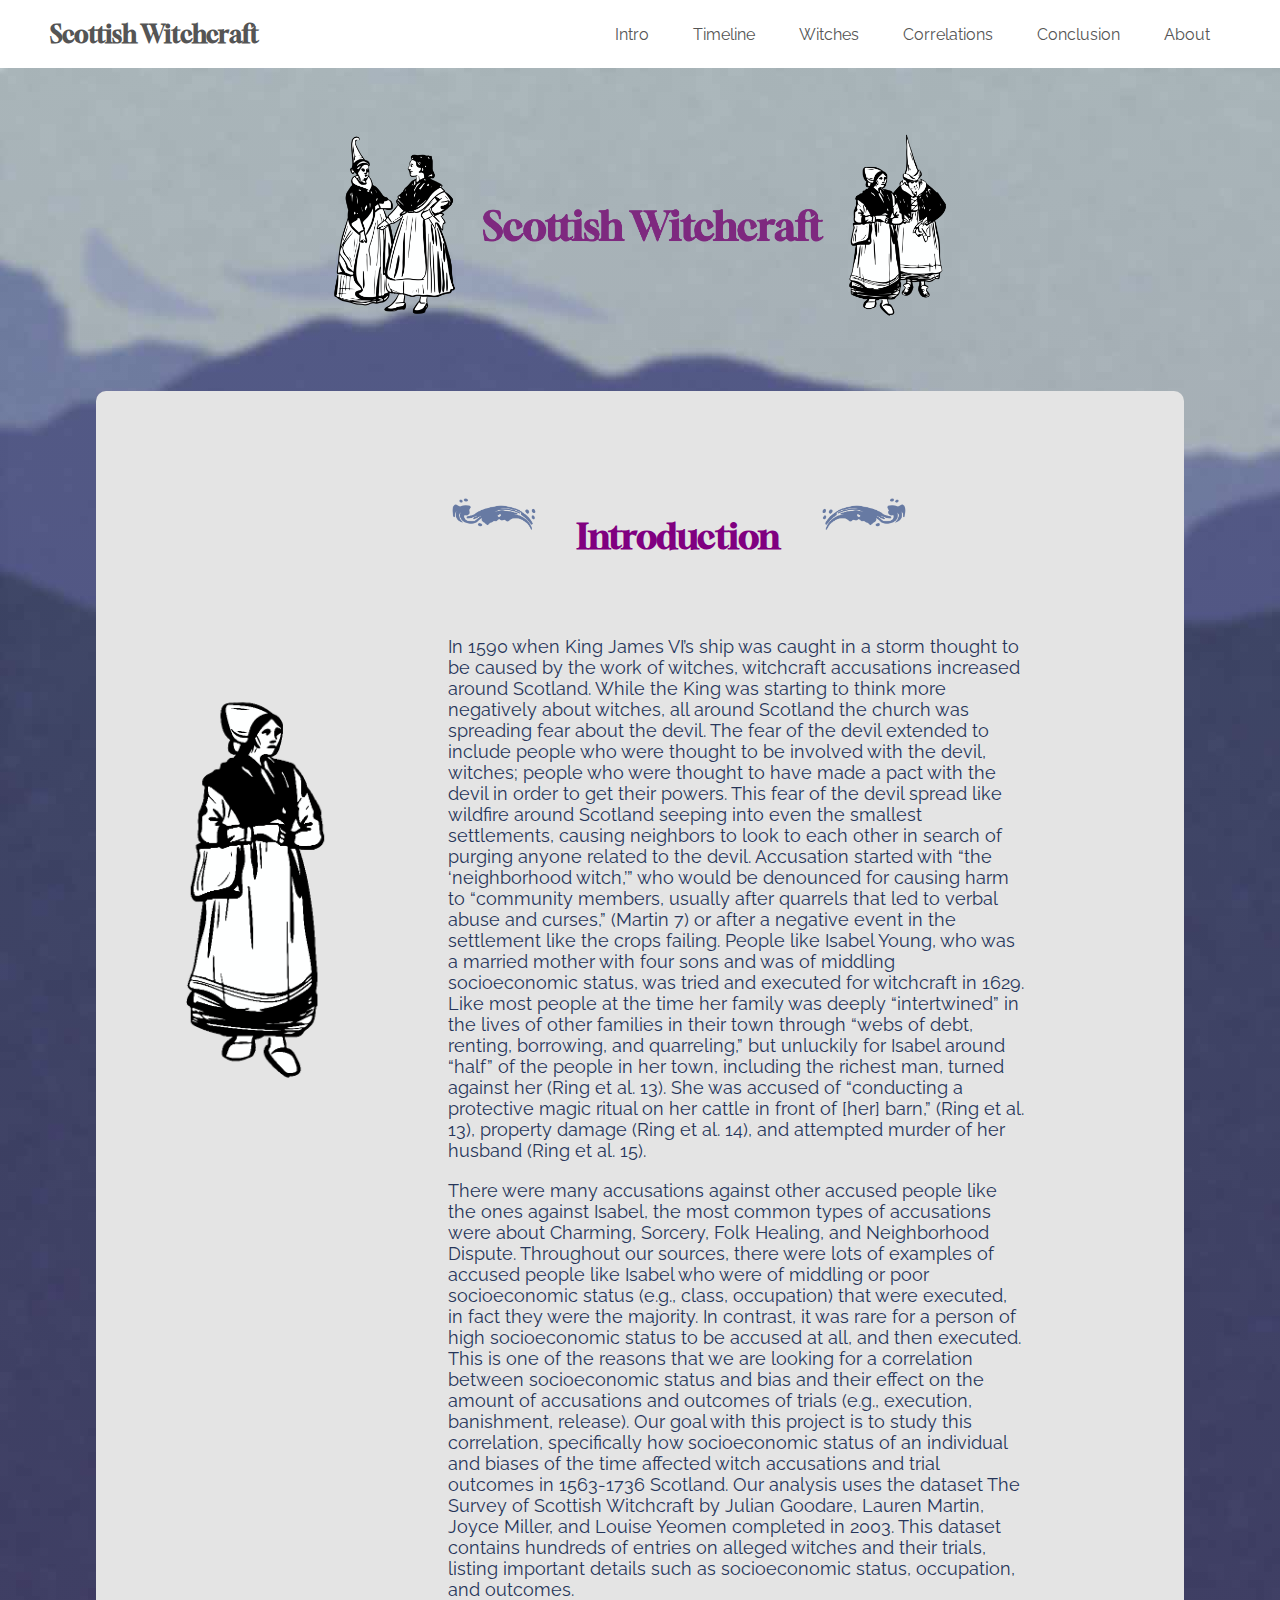
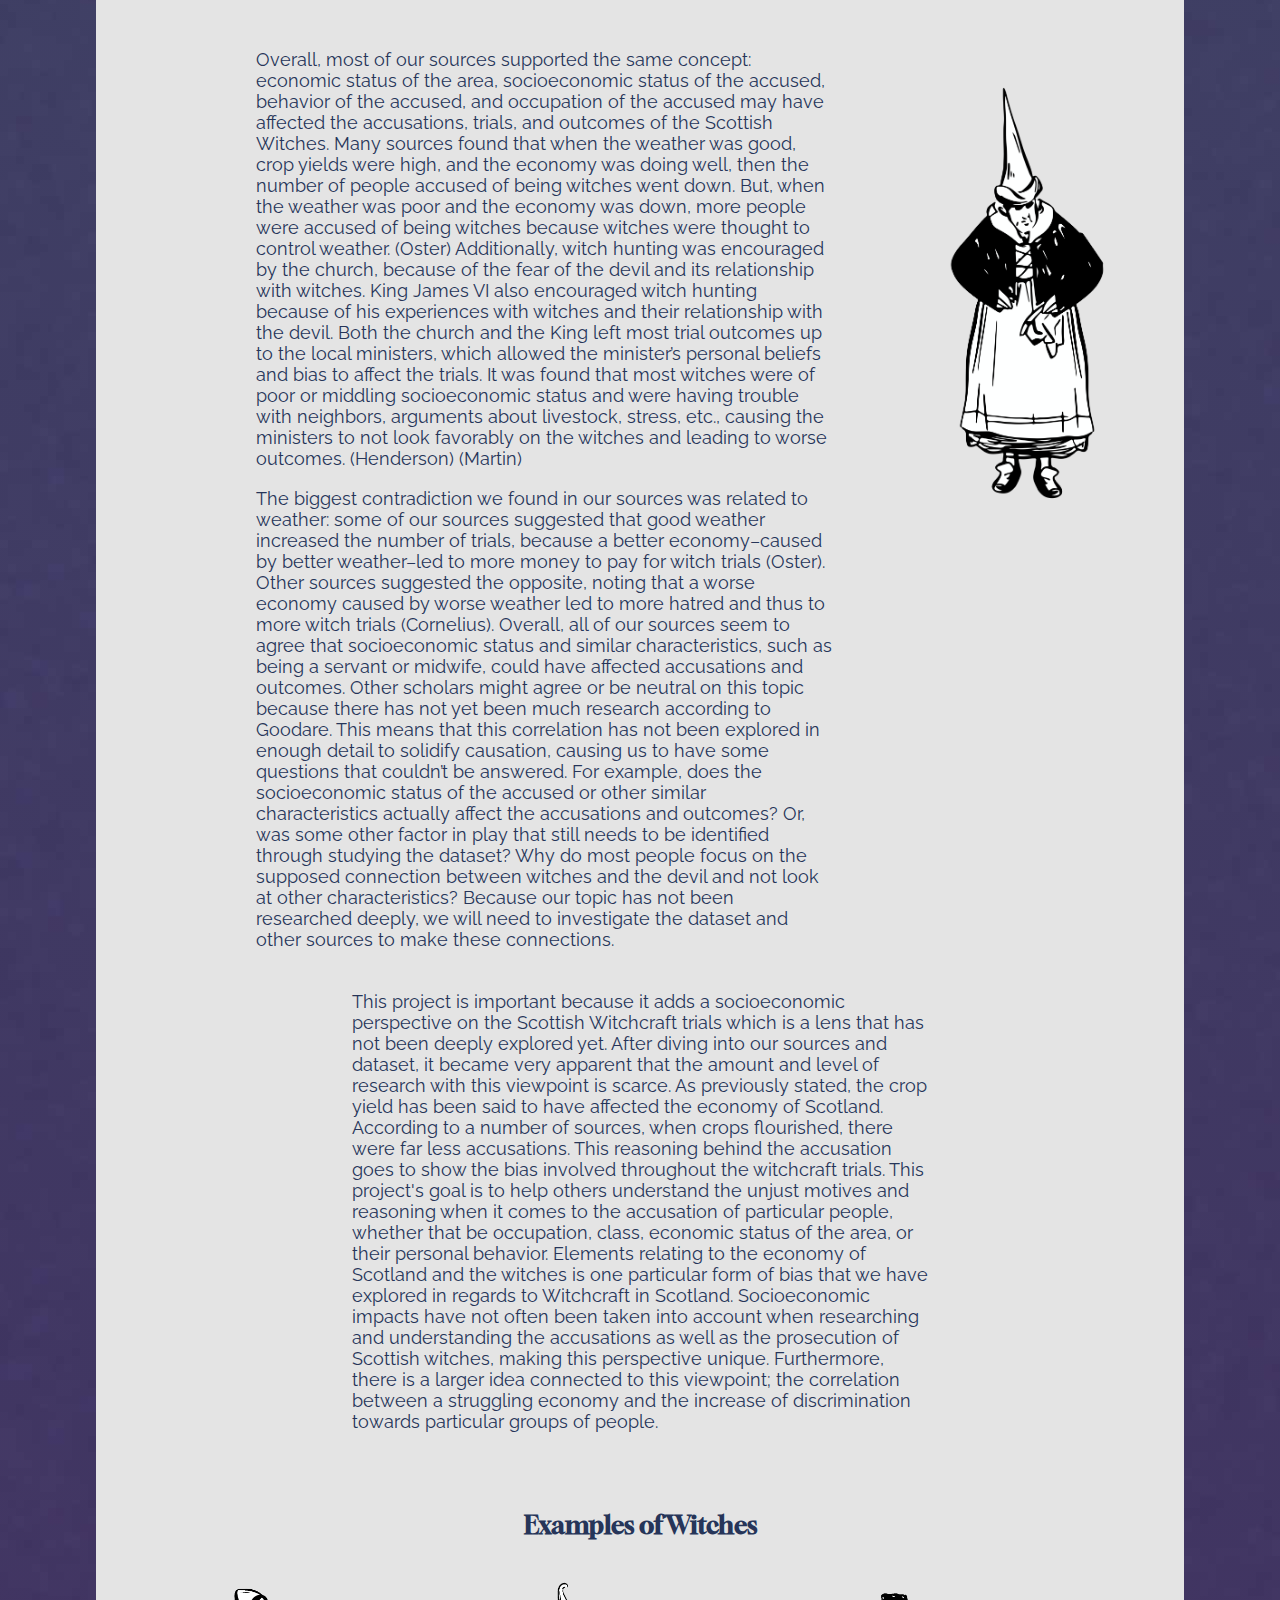
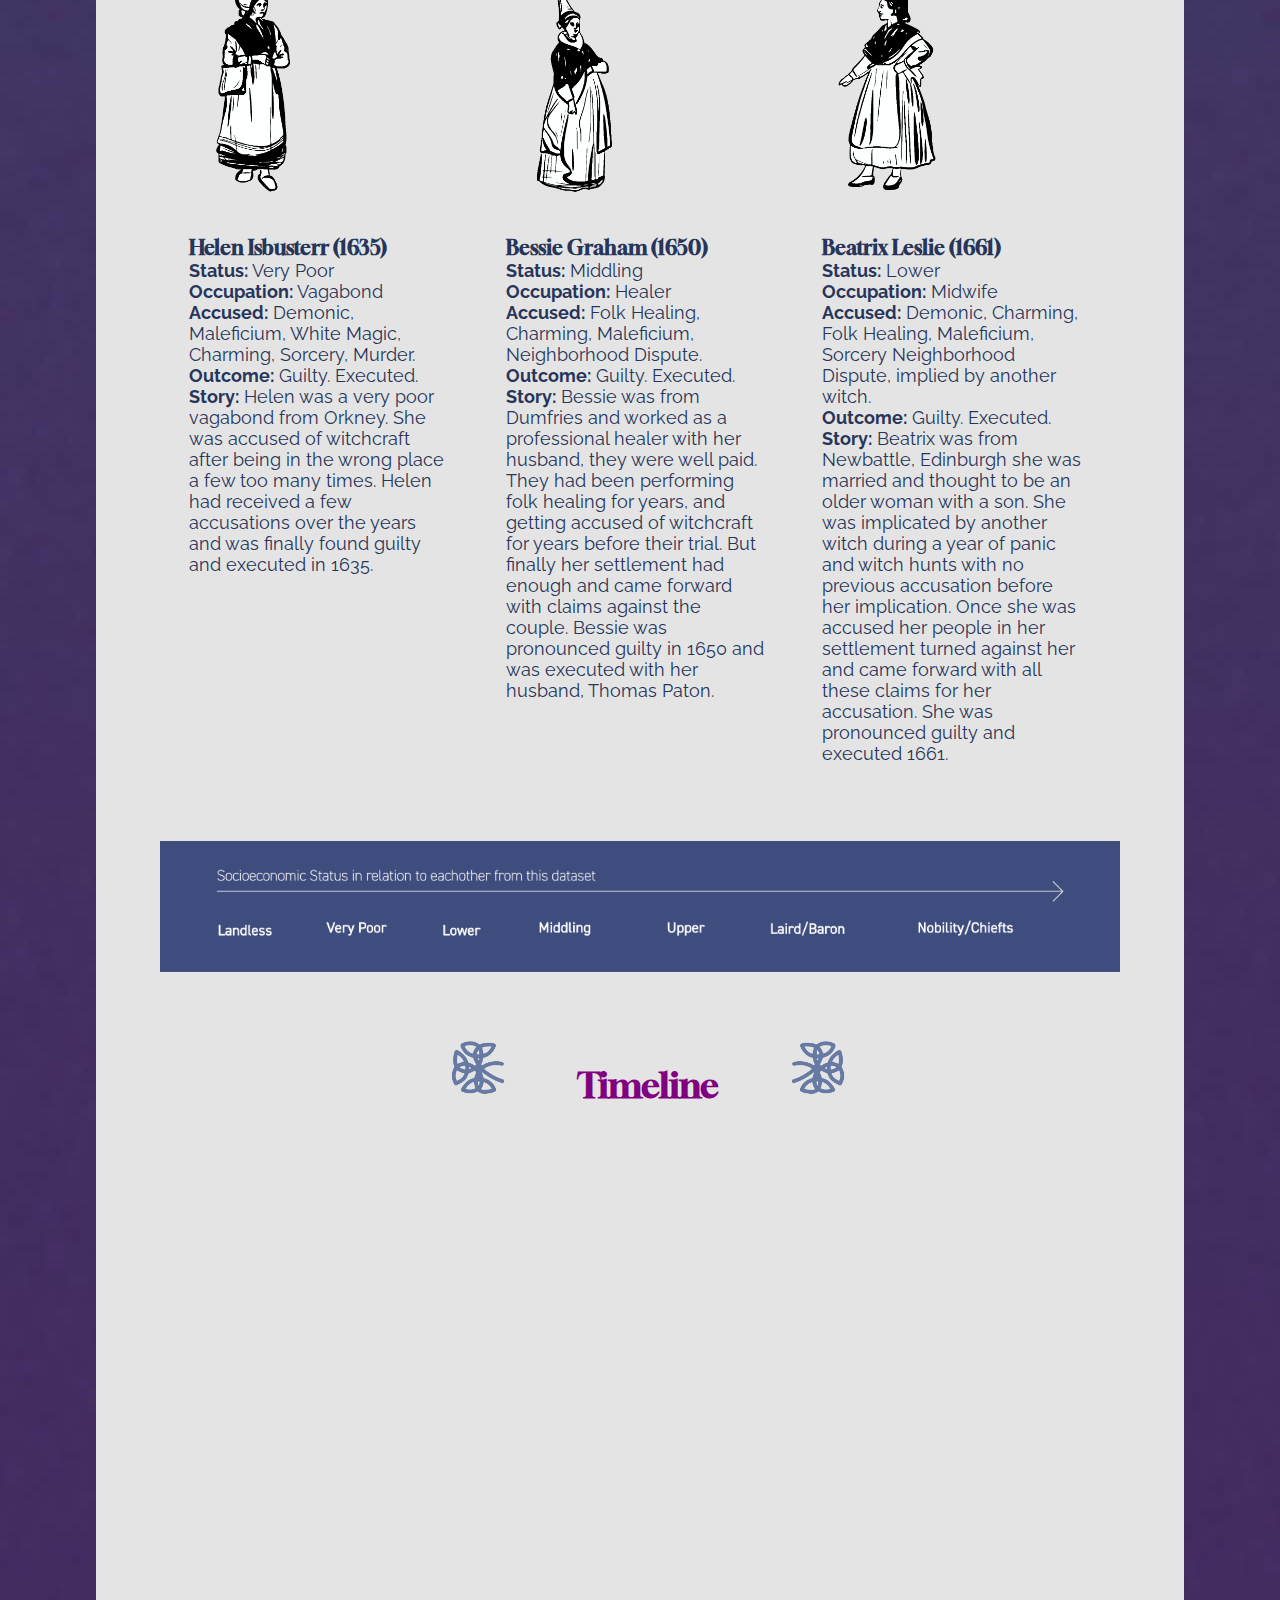
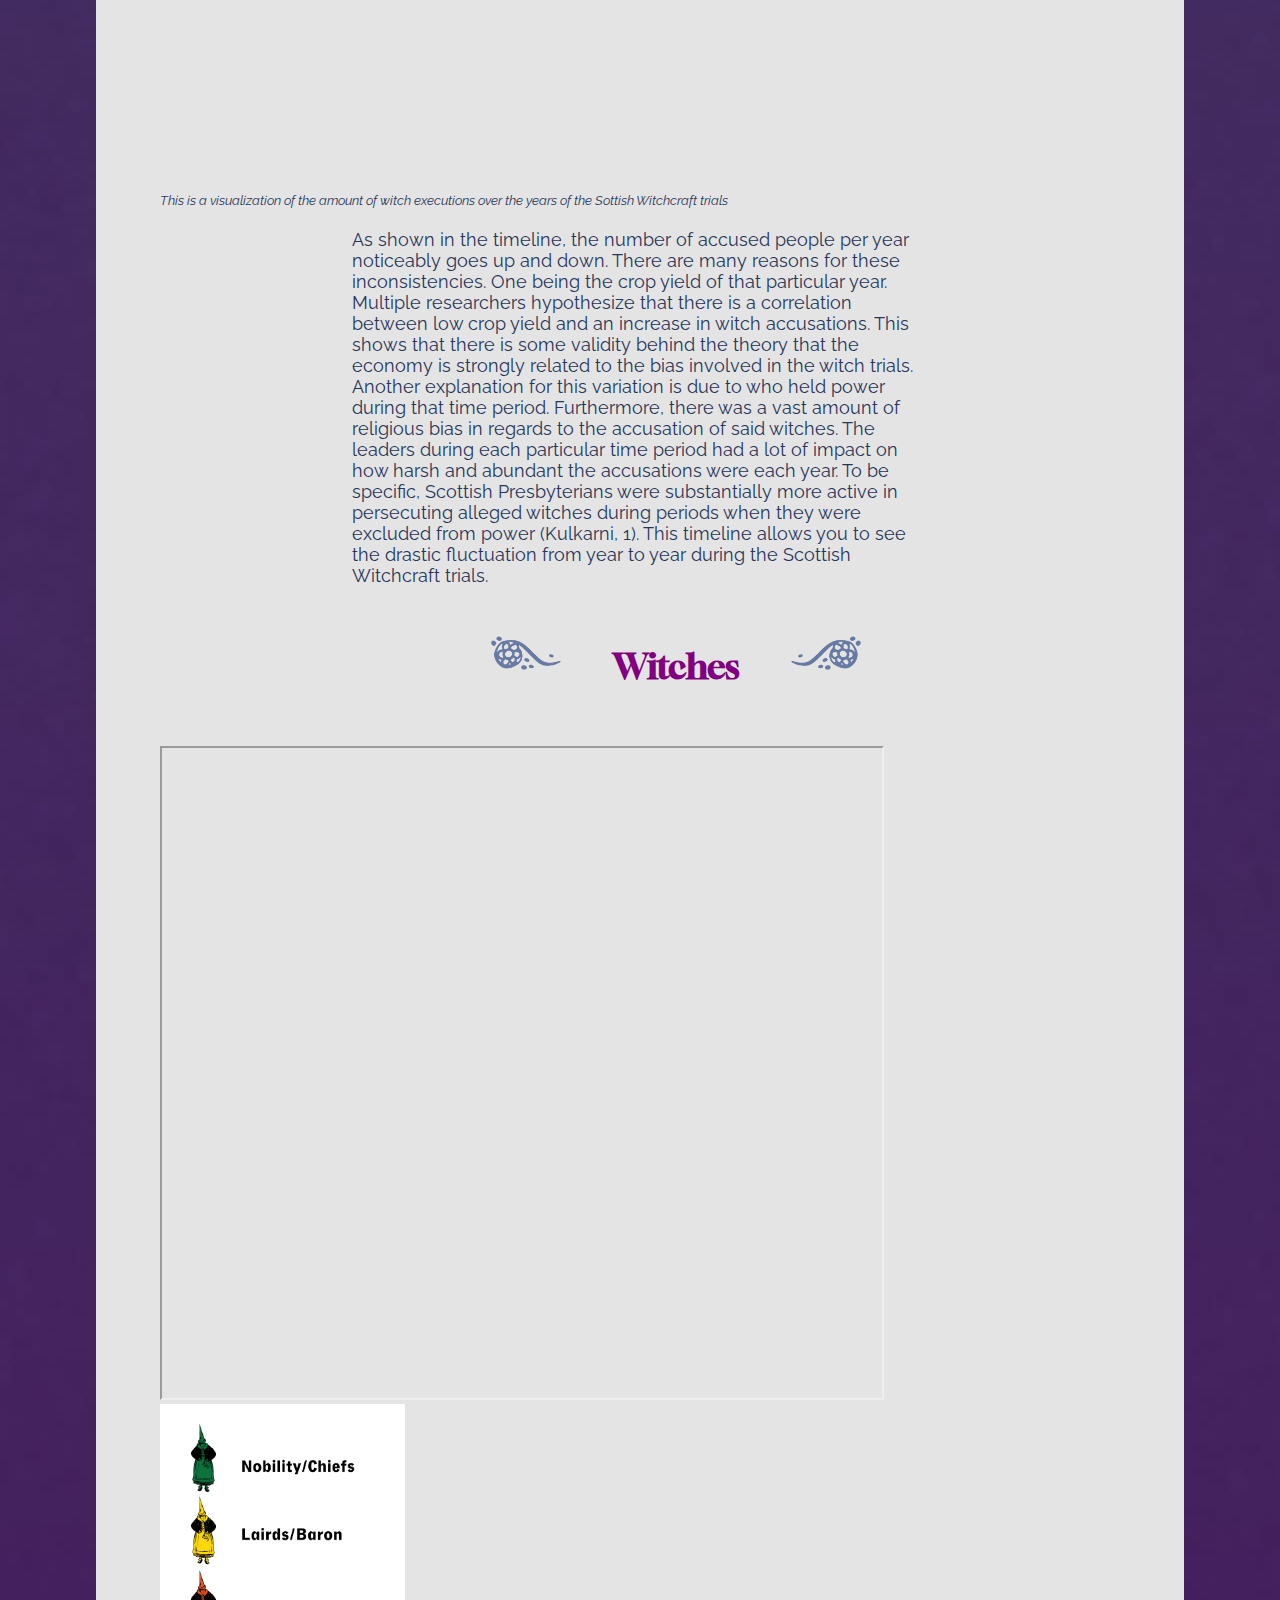
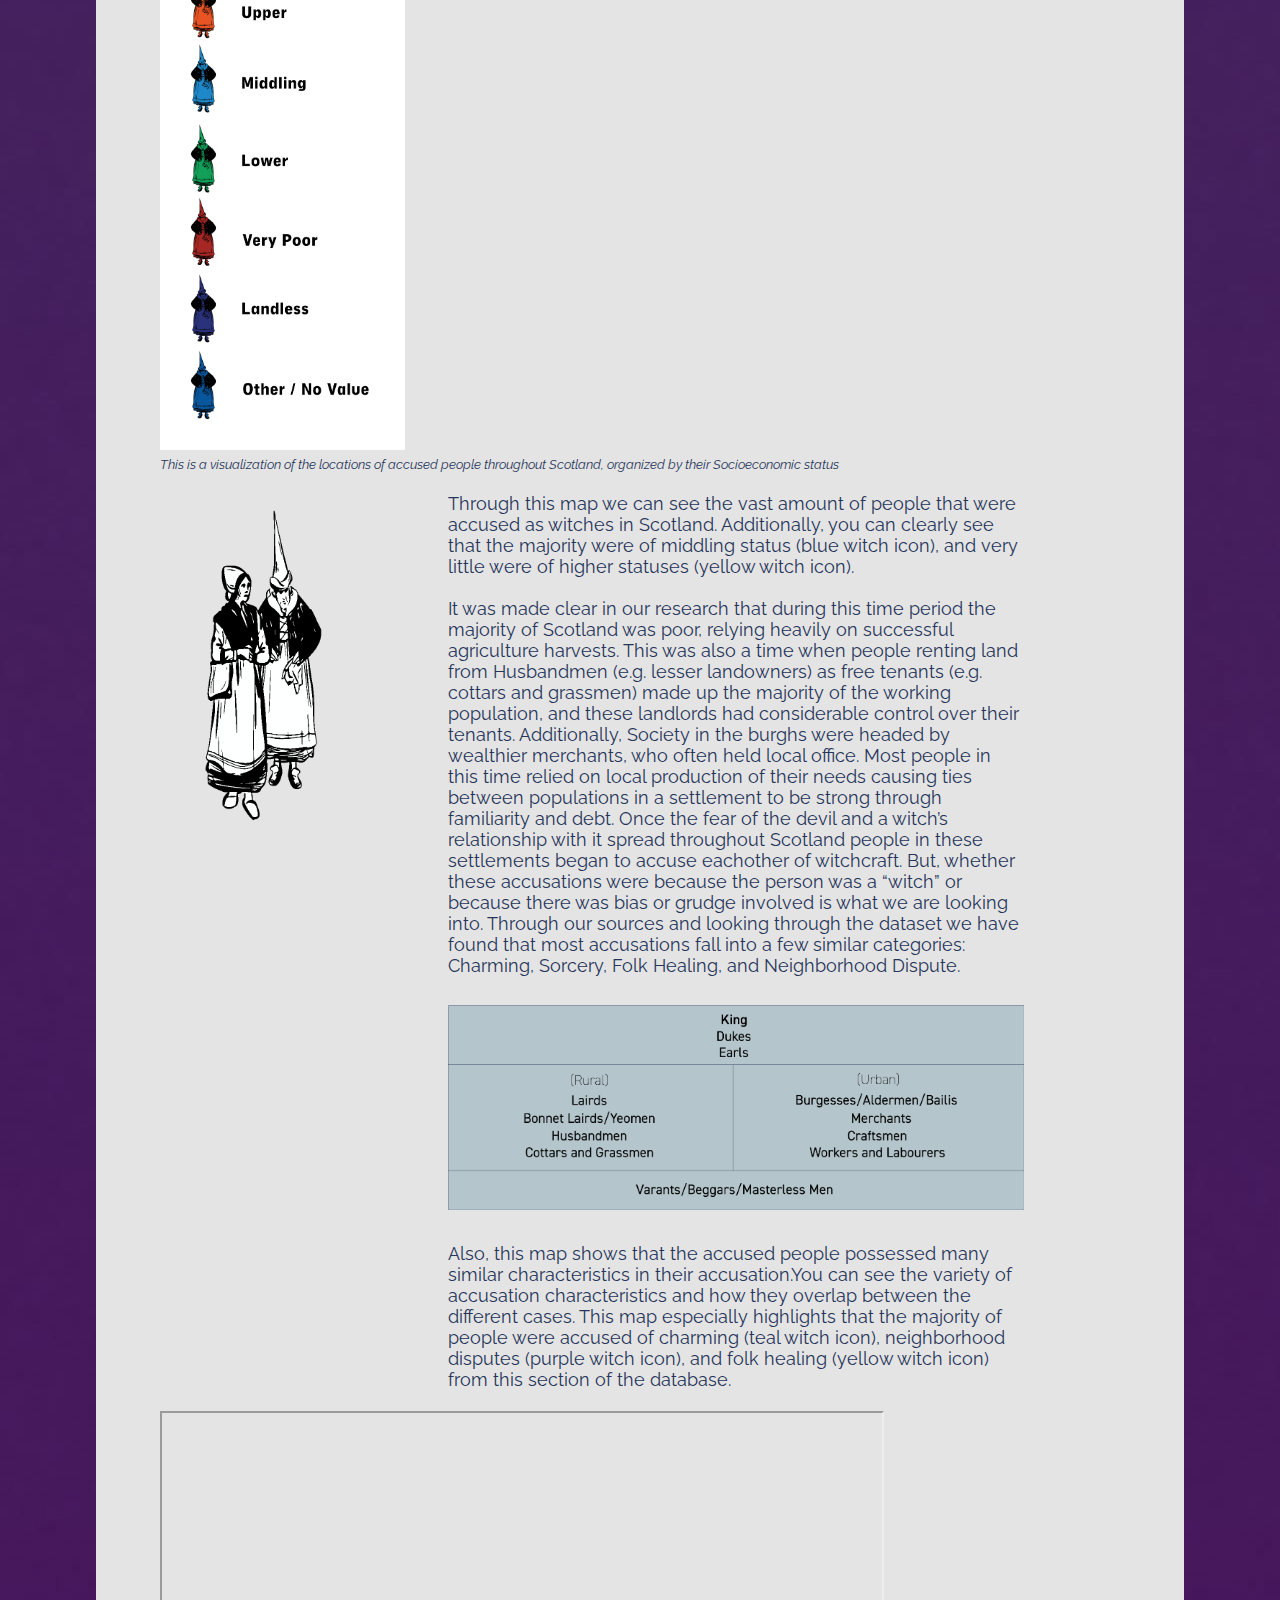
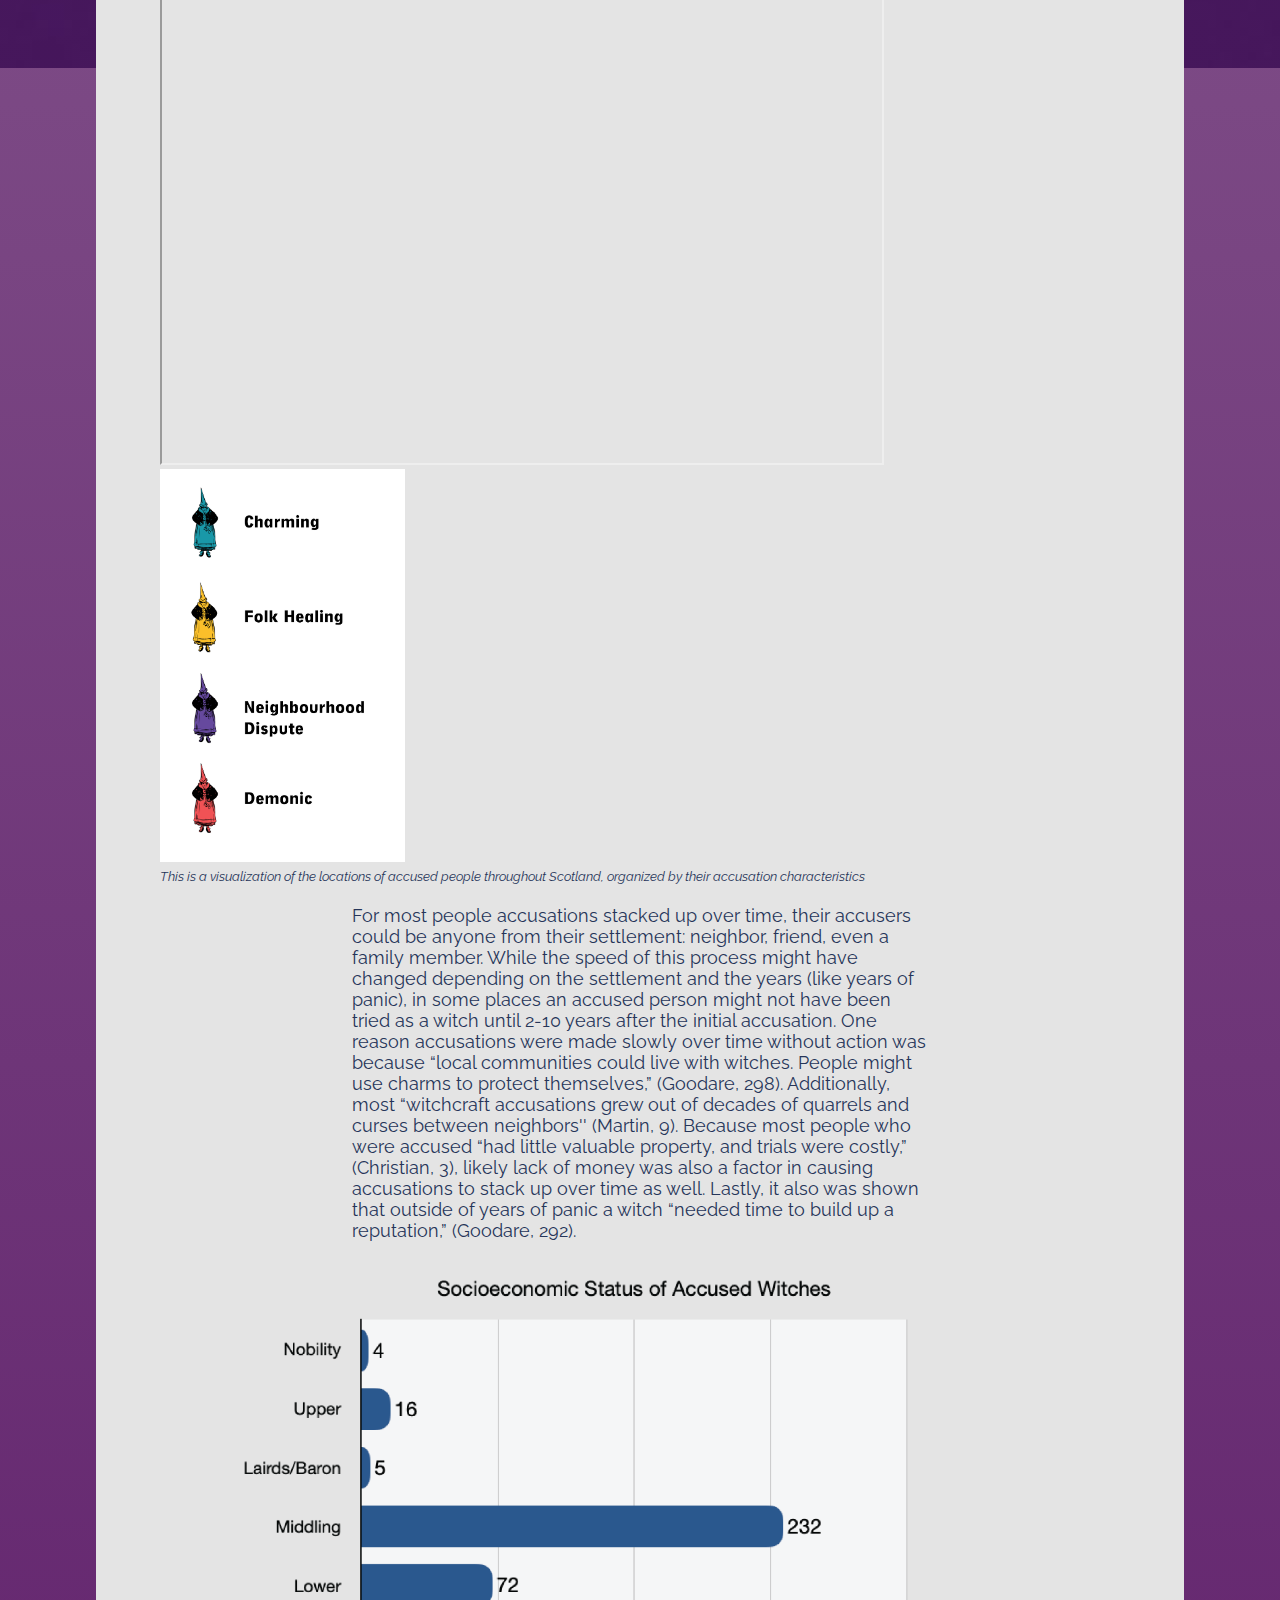
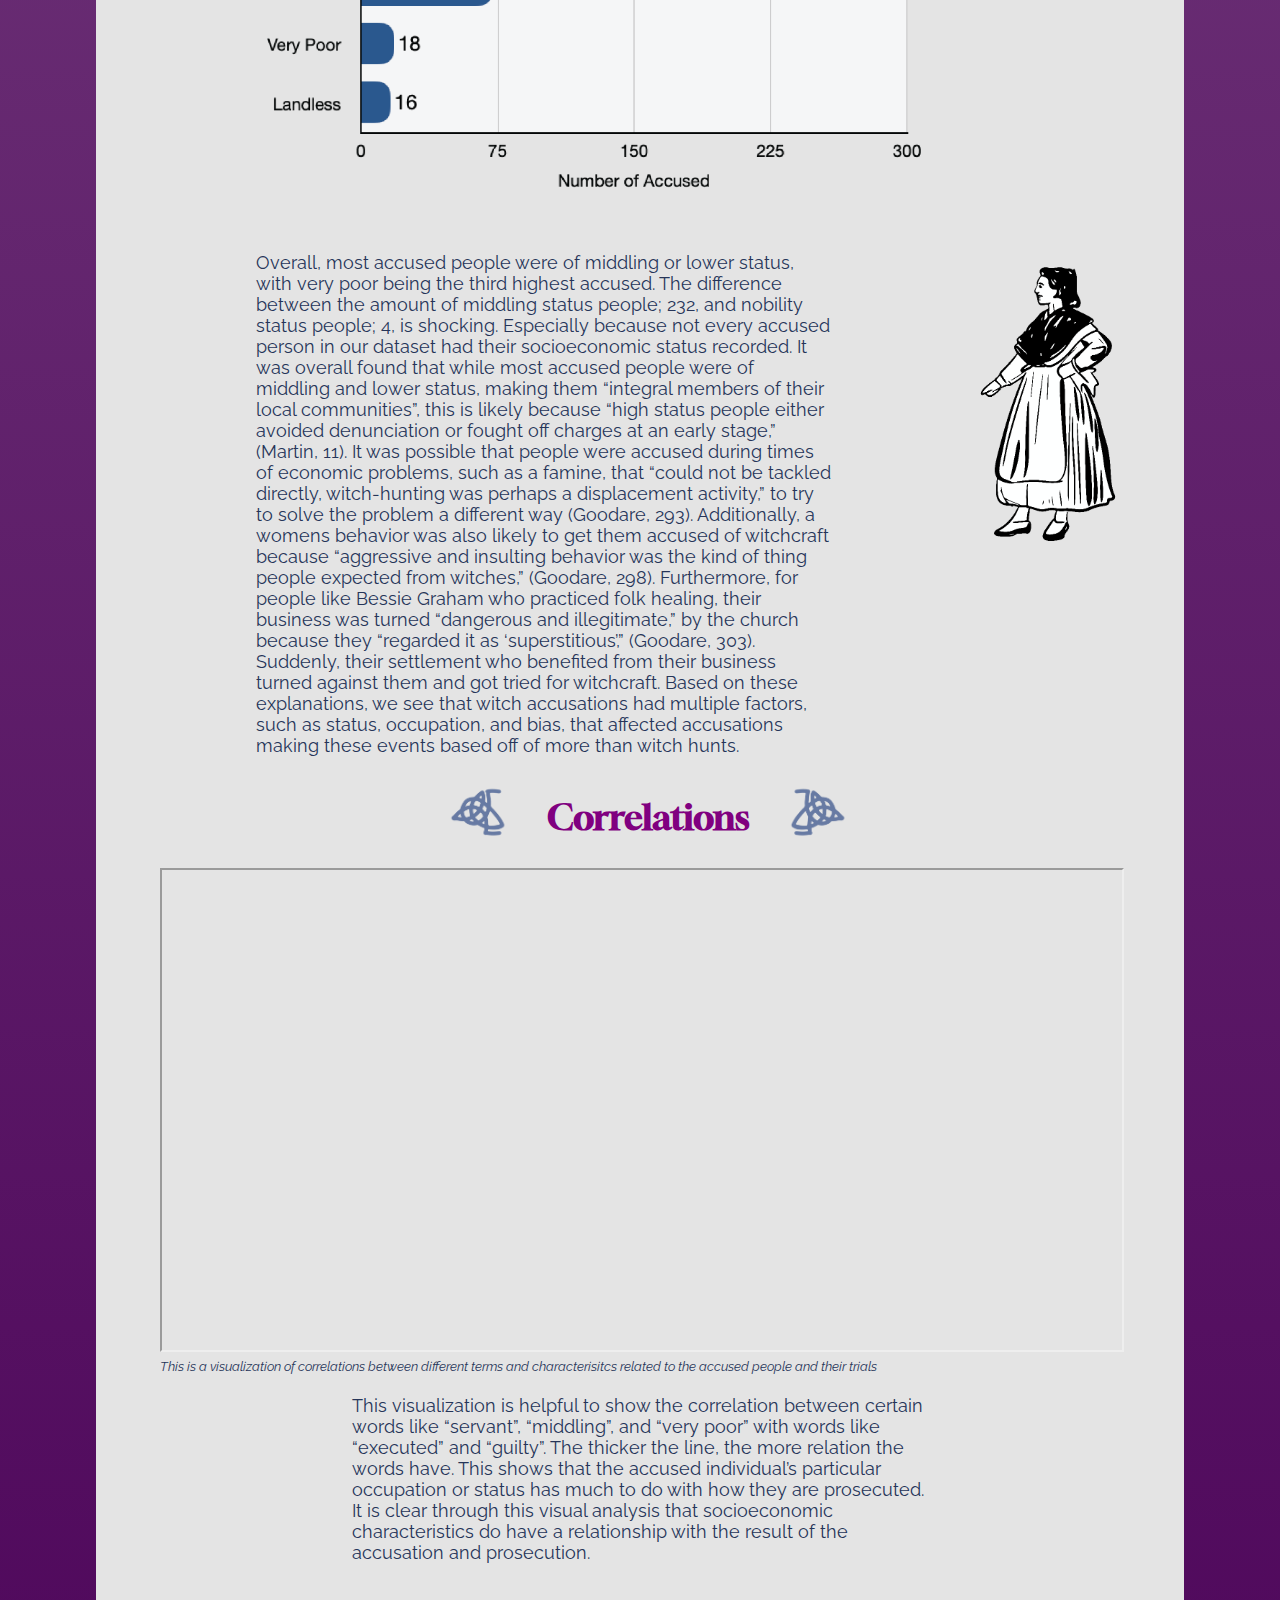
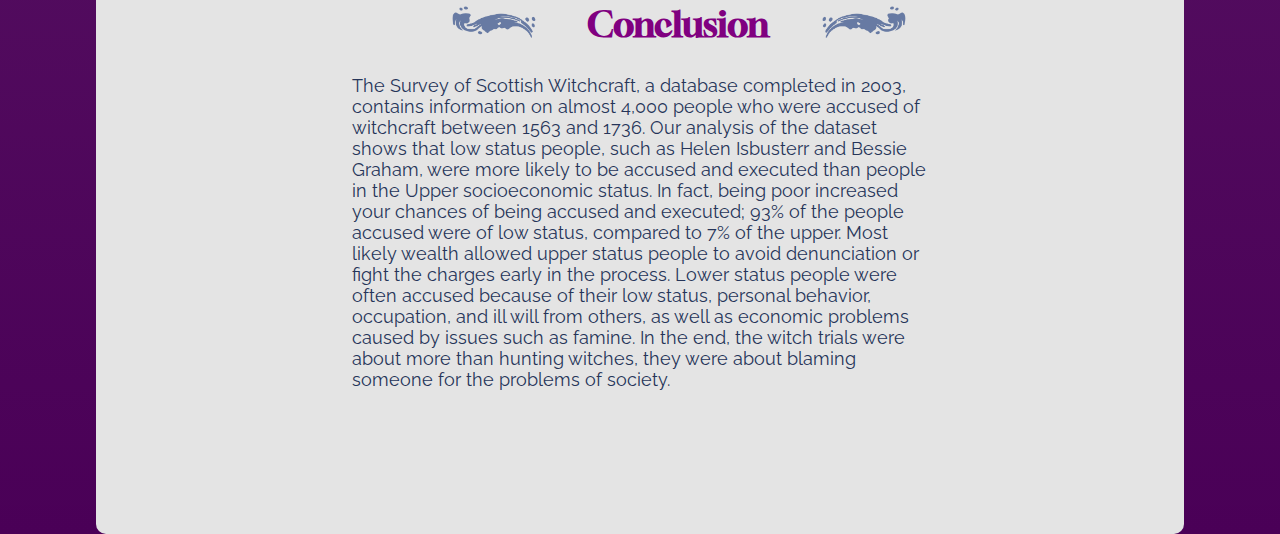
<file: index.html>
<!DOCTYPE html>
<html lang="en">

<head>
    <meta charset="UTF-8">
    <meta http-equiv="X-UA-Compatible" content="IE=edge">
    <meta name="viewport" content="width=device-width, initial-scale=1.0">
    <title>Scottish Witchcraft</title>

    <link rel="stylesheet" href="css/style.css" class="style">
</head>

<body>
    <header>
        <h1 id="nav-title"><a href="#">Scottish Witchcraft</a></h1>
        <nav>
            <ul>
                <li><a href="#intro">Intro</a></li>
                <li><a href="#timeline">Timeline</a></li>
                <li><a href="#witches">Witches</a></li>
                <li><a href="#correlations">Correlations</a></li>
                <li><a href="#conclusion">Conclusion</a></li>
                <li><a href="about.html">About</a></li>
            </ul>
        </nav>
    </header>
    <div id="wrapper">
        <div id="title">
            <img src="images/title.png" alt="Scottish Witchcraft">
        </div>
        <div class="clearfix"></div>
        <div id="content">
            <div id="intro">
                <!-- INTRODUCTION -->
                <div class="header">
                    <img class="titleimgL" src="images/Detail3-left.png" alt="">
                    <h2>Introduction</h2><img class="titleimgR" src="images/Detail3-right.png" alt="">
                </div>
                <div class="clearfix"></div>
                <div class="intro-text">
                    <div class="section">
                        <div class="left1">
                            <img src="images/witch1.png" alt="lady witch" class="image">
                        </div>
                        <div class="right">
                            <p>In 1590 when King James VI’s ship was caught in a storm thought to be caused by the work
                                of witches, witchcraft accusations increased around Scotland. While the King was
                                starting to think more negatively about witches, all around Scotland the church was
                                spreading fear about the devil. The fear of the devil extended to include people who
                                were thought to be involved with the devil, witches; people who were thought to have
                                made a pact with the devil in order to get their powers. This fear of the devil spread
                                like wildfire around Scotland seeping into even the smallest settlements, causing
                                neighbors to look to each other in search of purging anyone related to the devil.
                                Accusation started with “the ‘neighborhood witch,’” who would be denounced for causing
                                harm to “community members, usually after quarrels that led to verbal abuse and curses,”
                                (Martin 7) or after a negative event in the settlement like the crops failing. People
                                like Isabel Young, who was a married mother with four sons and was of middling
                                socioeconomic status, was tried and executed for witchcraft in 1629. Like most people at
                                the time her family was deeply “intertwined” in the lives of other families in their
                                town through “webs of debt, renting, borrowing, and quarreling,” but unluckily for
                                Isabel around “half” of the people in her town, including the richest man, turned
                                against her (Ring et al. 13). She was accused of “conducting a protective magic ritual
                                on her cattle in front of [her] barn,” (Ring et al. 13), property damage (Ring et al.
                                14), and attempted murder of her husband (Ring et al. 15).
                            </p> <br>
                            <p>
                                There were many accusations against other accused people like the ones against Isabel,
                                the most common types of accusations were about Charming, Sorcery, Folk Healing, and
                                Neighborhood Dispute. Throughout our sources, there were lots of examples of accused
                                people like Isabel who were of middling or poor socioeconomic status (e.g., class,
                                occupation) that were executed, in fact they were the majority. In contrast, it was rare
                                for a person of high socioeconomic status to be accused at all, and then executed. This
                                is one of the reasons that we are looking for a correlation between socioeconomic status
                                and bias and their effect on the amount of accusations and outcomes of trials (e.g.,
                                execution, banishment, release). Our goal with this project is to study this
                                correlation, specifically how socioeconomic status of an individual and biases of the
                                time affected witch accusations and trial outcomes in 1563-1736 Scotland. Our analysis
                                uses the dataset The Survey of Scottish Witchcraft by Julian Goodare, Lauren Martin,
                                Joyce Miller, and Louise Yeomen completed in 2003. This dataset contains hundreds of
                                entries on alleged witches and their trials, listing important details such as
                                socioeconomic status, occupation, and outcomes. </p>
                        </div>
                    </div>
                    <div class="clearfix"></div>
                    <div class="section">
                        <div class="left">
                            <p>
                                Overall, most of our sources supported the same concept: economic status of the area,
                                socioeconomic status of the accused, behavior of the accused, and occupation of the
                                accused may have affected the accusations, trials, and outcomes of the Scottish Witches.
                                Many sources found that when the weather was good, crop yields were high, and the
                                economy was doing well, then the number of people accused of being witches went down.
                                But, when the weather was poor and the economy was down, more people were accused of
                                being witches because witches were thought to control weather. (Oster) Additionally,
                                witch hunting was encouraged by the church, because of the fear of the devil and its
                                relationship with witches. King James VI also encouraged witch hunting because of his
                                experiences with witches and their relationship with the devil. Both the church and the
                                King left most trial outcomes up to the local ministers, which allowed the minister’s
                                personal beliefs and bias to affect the trials. It was found that most witches were of
                                poor or middling socioeconomic status and were having trouble with neighbors, arguments
                                about livestock, stress, etc., causing the ministers to not look favorably on the
                                witches and leading to worse outcomes. (Henderson) (Martin)

                            </p><br>
                            <p>
                                The biggest contradiction we found in our sources was related to weather: some of our
                                sources suggested that good weather increased the number of trials, because a better
                                economy–caused by better weather–led to more money to pay for witch trials (Oster).
                                Other sources suggested the opposite, noting that a worse economy caused by worse
                                weather led to more hatred and thus to more witch trials (Cornelius). Overall, all of
                                our sources seem to agree that socioeconomic status and similar characteristics, such as
                                being a servant or midwife, could have affected accusations and outcomes. Other scholars
                                might agree or be neutral on this topic because there has not yet been much research
                                according to Goodare. This means that this correlation has not been explored in enough
                                detail to solidify causation, causing us to have some questions that couldn’t be
                                answered. For example, does the socioeconomic status of the accused or other similar
                                characteristics actually affect the accusations and outcomes? Or, was some other factor
                                in play that still needs to be identified through studying the dataset? Why do most
                                people focus on the supposed connection between witches and the devil and not look at
                                other characteristics? Because our topic has not been researched deeply, we will need to
                                investigate the dataset and other sources to make these connections.
                            </p>
                        </div>
                        <div class="right1">
                            <img src="images/witch.png" alt="lady witch">
                        </div>
                    </div>
                    <div class="clearfix"></div>
                    <p class="one">
                        <br>
                        This project is important because it adds a socioeconomic perspective on the Scottish Witchcraft
                        trials which is a lens that has not been deeply explored yet. After diving into our sources and
                        dataset, it became very apparent that the amount and level of research with this viewpoint is
                        scarce. As previously stated, the crop yield has been said to have affected the economy of
                        Scotland. According to a number of sources, when crops flourished, there were far less
                        accusations. This reasoning behind the accusation goes to show the bias involved throughout the
                        witchcraft trials. This project's goal is to help others understand the unjust motives and
                        reasoning when it comes to the accusation of particular people, whether that be occupation,
                        class, economic status of the area, or their personal behavior. Elements relating to the economy
                        of Scotland and the witches is one particular form of bias that we have explored in regards to
                        Witchcraft in Scotland. Socioeconomic impacts have not often been taken into account when
                        researching and understanding the accusations as well as the prosecution of Scottish witches,
                        making this perspective unique. Furthermore, there is a larger idea connected to this viewpoint;
                        the correlation between a struggling economy and the increase of discrimination towards
                        particular groups of people.
                    </p>
                </div>
                <div class="clearfix"></div>
            </div>
            <!-- EXAMPLES -->
            <div id="examples">
                <h3>Examples of Witches</h3>

                <div class="three">
                    <img src="images/witch1.png" alt="witch1" width="150">
                    <h4>Helen Isbusterr (1635)</h4>
                    <p><b>Status:</b> Very Poor<br><b>Occupation:</b> Vagabond<br><b>Accused:</b> Demonic, Maleficium,
                        White Magic, Charming,
                        Sorcery, Murder.<br><b>Outcome:</b> Guilty. Executed.<br><b>Story:</b> Helen was a very poor
                        vagabond from Orkney.
                        She was accused of witchcraft after being in the wrong place a few too many times. Helen had
                        received a few accusations over the years and was finally found guilty and executed in 1635.
                    </p>
                </div>

                <div class="three">
                    <img src="images/witch2.png" alt="witch2" width="150">
                    <h4>Bessie Graham (1650)</h4>
                    <p><b>Status:</b> Middling<br><b>Occupation:</b> Healer<br><b>Accused:</b> Folk Healing, Charming,
                        Maleficium, Neighborhood
                        Dispute.<br><b>Outcome:</b> Guilty. Executed.<br><b>Story:</b> Bessie was from Dumfries and
                        worked as a
                        professional healer with her husband, they were well paid. They had been performing folk healing
                        for
                        years, and getting accused of witchcraft for years before their trial. But finally her
                        settlement
                        had enough and came forward with claims against the couple. Bessie was pronounced guilty in 1650
                        and
                        was executed with her husband, Thomas Paton.</p>
                </div>


                <div class="three">
                    <img src="images/witch3.png" alt="witch3" width="150">
                    <h4>Beatrix Leslie (1661)</h4>
                    <p><b>Status:</b> Lower<br><b>Occupation:</b> Midwife<br><b>Accused:</b> Demonic, Charming, Folk
                        Healing, Maleficium, Sorcery
                        Neighborhood Dispute, implied by another witch.<br><b>Outcome:</b> Guilty.
                        Executed.<br><b>Story:</b> Beatrix was
                        from Newbattle, Edinburgh she was married and thought to be an older woman with a son. She was
                        implicated by another witch during a year of panic and witch hunts with no previous accusation
                        before her implication. Once she was accused her people in her settlement turned against her and
                        came forward with all these claims for her accusation. She was pronounced guilty and executed
                        1661.
                    </p>
                </div>
                <img id="structure" src="images/status-rel.png" alt="social structure based off of dataset">
            </div>
            <div class="clearfix"></div>
            <!-- TIMELINE -->
            <div id="timeline">
                <div class="header2">
                    <img class="titleimgL" src="images/Detail1-left.png" alt="">
                    <h2>Timeline</h2><img class="titleimgR" src="images/Detail1-right.png" alt="">
                </div>
                <div class="clearfix"></div>
                <div>
                    <iframe
                        src='https://cdn.knightlab.com/libs/timeline3/latest/embed/index.html?source=1AwUI1m8havYHExJi1iy7A35ooKjBOPTq-NiCChSc54c&font=Default&lang=en&initial_zoom=2&height=650'
                        width="100%" height='650' webkitallowfullscreen mozallowfullscreen allowfullscreen
                        frameborder='0'></iframe>
                    <caption><i><small>This is a visualization of the amount of witch executions over the years of the
                                Sottish Witchcraft trials</small></i></caption>
                </div>
                <div class="one">
                    <p>As shown in the timeline, the number of accused people per year noticeably goes up and down.
                        There are many reasons for these inconsistencies. One being the crop yield of that particular
                        year. Multiple researchers hypothesize that there is a correlation between low crop yield and an
                        increase in witch accusations. This shows that there is some validity behind the theory that the
                        economy is strongly related to the bias involved in the witch trials. Another explanation for
                        this variation is due to who held power during that time period. Furthermore, there was a vast
                        amount of religious bias in regards to the accusation of said witches. The leaders during each
                        particular time period had a lot of impact on how harsh and abundant the accusations were each
                        year. To be specific, Scottish Presbyterians were substantially more active in persecuting
                        alleged witches during periods when they were excluded from power (Kulkarni, 1). This timeline
                        allows you to see the drastic fluctuation from year to year during the Scottish Witchcraft
                        trials. </p>
                </div>
            </div>
            <!-- WITCHES -->
            <div id="witches">
                <br>
                <div class="header3">
                    <img class="titleimgL" src="images/Detail2-left.png" alt="">
                    <h2>Witches</h2><img class="titleimgR" src="images/Detail2-right.png" alt="">
                </div>
                <div class="clearfix"></div>
                <div class="section"></div>
                <div class="map">

                    <iframe
                        src="https://www.google.com/maps/d/u/0/embed?mid=1JL4I71XGhBProkvqvckr0oe2TZdo1Cw&ehbc=2E312F"
                        width='75%' height='650'></iframe>
                    <div class="key">
                        <img src="images/social-key.png" alt="key for the map icons">
                    </div>
                    <div class="clearfix"></div>
                    <caption class="mapv"><i><small>This is a visualization of the locations of accused people
                                throughout Scotland, organized by their Socioeconomic status</small></i></caption>
                </div>
            </div>
            <div class="clearfix"></div>
            <div class="section2">
                <div class="left2">
                    <img src="images/witchgroup.png" alt="lady witches">
                </div>
                <div class="right">
                    <p>Through this map we can see the vast amount of people that were accused as witches in Scotland.
                        Additionally, you can clearly see that the majority were of middling status (blue witch icon),
                        and very little were of higher statuses (yellow witch icon).
                        <br>
                        <br>
                        It was made clear in our research that during this time period the majority of Scotland was
                        poor, relying heavily on successful agriculture harvests. This was also a time when people
                        renting land from Husbandmen (e.g. lesser landowners) as free tenants (e.g. cottars and
                        grassmen) made up the majority of the working population, and these landlords had considerable
                        control over their tenants. Additionally, Society in the burghs were headed by wealthier
                        merchants, who often held local office. Most people in this time relied on local production of
                        their needs causing ties between populations in a settlement to be strong through familiarity
                        and debt. Once the fear of the devil and a witch’s relationship with it spread throughout
                        Scotland people in these settlements began to accuse eachother of witchcraft. But, whether these
                        accusations were because the person was a “witch” or because there was bias or grudge involved
                        is what we are looking into. Through our sources and looking through the dataset we have found
                        that most accusations fall into a few similar categories: Charming, Sorcery, Folk Healing, and
                        Neighborhood Dispute.
                        <br>
                        <img id="structure" src="images/Scocial Structure.png" alt="social structure of the time">
                        <br>
                        Also, this map shows that the accused people possessed many similar characteristics in their
                        accusation.You can see the variety of accusation characteristics and how they overlap between
                        the different cases. This map especially highlights that the majority of people were accused of
                        charming (teal witch icon), neighborhood disputes (purple witch icon), and folk healing (yellow
                        witch icon) from this section of the database.

                        <br>
                        <br>
                    </p>
                </div>
            </div>
            <div class="clearfix"></div>

            <div>
                <iframe src="https://www.google.com/maps/d/u/0/embed?mid=1WPBp00zwdop_5xuWTnQHbFIi125n1eI&ehbc=2E312F"
                    width='75%' height='650'></iframe>
                <div class="key">
                    <img src="images/social-key2.png" alt="key for the map icons">
                </div>
                <div class="clearfix"></div>
                <caption><i><small>This is a visualization of the locations of accused people throughout Scotland,
                            organized by their accusation characteristics</small></i></caption>

                <div class="clearfix"></div>



                <p class="one">For most people accusations stacked up over time, their accusers could be anyone from
                    their settlement: neighbor, friend, even a family member. While the speed of this process might have
                    changed depending on the settlement and the years (like years of panic), in some places an accused
                    person might not have been tried as a witch until 2-10 years after the initial accusation. One
                    reason accusations were made slowly over time without action was because “local communities could
                    live with witches. People might use charms to protect themselves,” (Goodare, 298). Additionally,
                    most “witchcraft accusations grew out of decades of quarrels and curses between neighbors'' (Martin,
                    9). Because most people who were accused “had little valuable property, and trials were costly,”
                    (Christian, 3), likely lack of money was also a factor in causing accusations to stack up over time
                    as well. Lastly, it also was shown that outside of years of panic a witch “needed time to build up a
                    reputation,” (Goodare, 292). </p>



                <img src="images/barchart.png" alt="bar chart of status' of accused"
                    style="width: 80%; margin-left: 5%;">

                <div class="section2">
                    <div class="left3">
                        <p>Overall, most accused people were of middling or lower status, with very poor being the third
                            highest accused. The difference between the amount of middling status people; 232, and
                            nobility status people; 4, is shocking. Especially because not every accused person in our
                            dataset had their socioeconomic status recorded. It was overall found that while most
                            accused people were of middling and lower status, making them “integral members of their
                            local communities”, this is likely because “high status people either avoided denunciation
                            or fought off charges at an early stage,” (Martin, 11). It was possible that people were
                            accused during times of economic problems, such as a famine, that “could not be tackled
                            directly, witch-hunting was perhaps a displacement activity,” to try to solve the problem a
                            different way (Goodare, 293). Additionally, a womens behavior was also likely to get them
                            accused of witchcraft because “aggressive and insulting behavior was the kind of thing
                            people expected from witches,” (Goodare, 298). Furthermore, for people like Bessie Graham
                            who practiced folk healing, their business was turned “dangerous and illegitimate,” by the
                            church because they “regarded it as ‘superstitious’,” (Goodare, 303). Suddenly, their
                            settlement who benefited from their business turned against them and got tried for
                            witchcraft. Based on these explanations, we see that witch accusations had multiple factors,
                            such as status, occupation, and bias, that affected accusations making these events based
                            off of more than witch hunts. </p>
                    </div>
                    <div class="right2">
                        <img src="images/witch3.png" alt="lady witch">
                    </div>
                </div>
                <div class="clearfix"></div>
            </div>
            <!-- CORRELATIONS -->
            <div id="correlations">
                <div class="correlations">
                    <div>
                        <div class="header4">
                            <img class="titleimgL" src="images/Detail4-left.png" alt="">
                            <h2>Correlations</h2><img class="titleimgR" src="images/Detail4-right.png" alt="">
                        </div>
                        <div class="clearfix"></div>
                        <iframe style='width: 100%; height: 480px;'
                            src='https://voyant-tools.org/tool/CollocatesGraph/?view=CollocatesGraph&query=poor*&query=guilty&query=executed&query=female&query=vagabond&query=folk&query=%22very%20poor*%22&query=middling*&query=healer&mode=corpus&context=3&corpus=1e37f1df2eb163d3192ac9795fb0d008'></iframe>
                        <caption><i><small>This is a visualization of correlations between different terms and
                                    characterisitcs related to the accused people and their trials</small></i></caption>
                    </div>
                    <div>
                        <p class="one">This visualization is helpful to show the correlation between certain words like
                            “servant”, “middling”, and “very poor” with words like “executed” and “guilty”. The thicker
                            the line, the more relation the words have. This shows that the accused individual’s
                            particular occupation or status has much to do with how they are prosecuted. It is clear
                            through this visual analysis that socioeconomic characteristics do have a relationship with
                            the result of the accusation and prosecution.
                        </p>
                    </div>
                </div>
                <!-- CONCLUSIONS -->
                <div id="conclusion">
                    <div class="header">
                        <img class="titleimgL" src="images/Detail3-left.png" alt="">
                        <h2>Conclusion</h2><img class="titleimgR" src="images/Detail3-right.png" alt="">
                    </div>
                    <div class="clearfix"></div>
                    <p class="one3">The Survey of Scottish Witchcraft, a database completed in 2003, contains
                        information on almost 4,000 people who were accused of witchcraft between 1563 and 1736. Our
                        analysis of the dataset shows that low status people, such as Helen Isbusterr and Bessie Graham,
                        were more likely to be accused and executed than people in the Upper socioeconomic status. In
                        fact, being poor increased your chances of being accused and executed; 93% of the people accused
                        were of low status, compared to 7% of the upper. Most likely wealth allowed upper status people
                        to avoid denunciation or fight the charges early in the process. Lower status people were often
                        accused because of their low status, personal behavior, occupation, and ill will from others, as
                        well as economic problems caused by issues such as famine. In the end, the witch trials were
                        about more than hunting witches, they were about blaming someone for the problems of society.
                    </p>
                </div>
            </div>
            <div class="clearfix"></div>
        </div>
</body>

</html>
</file>
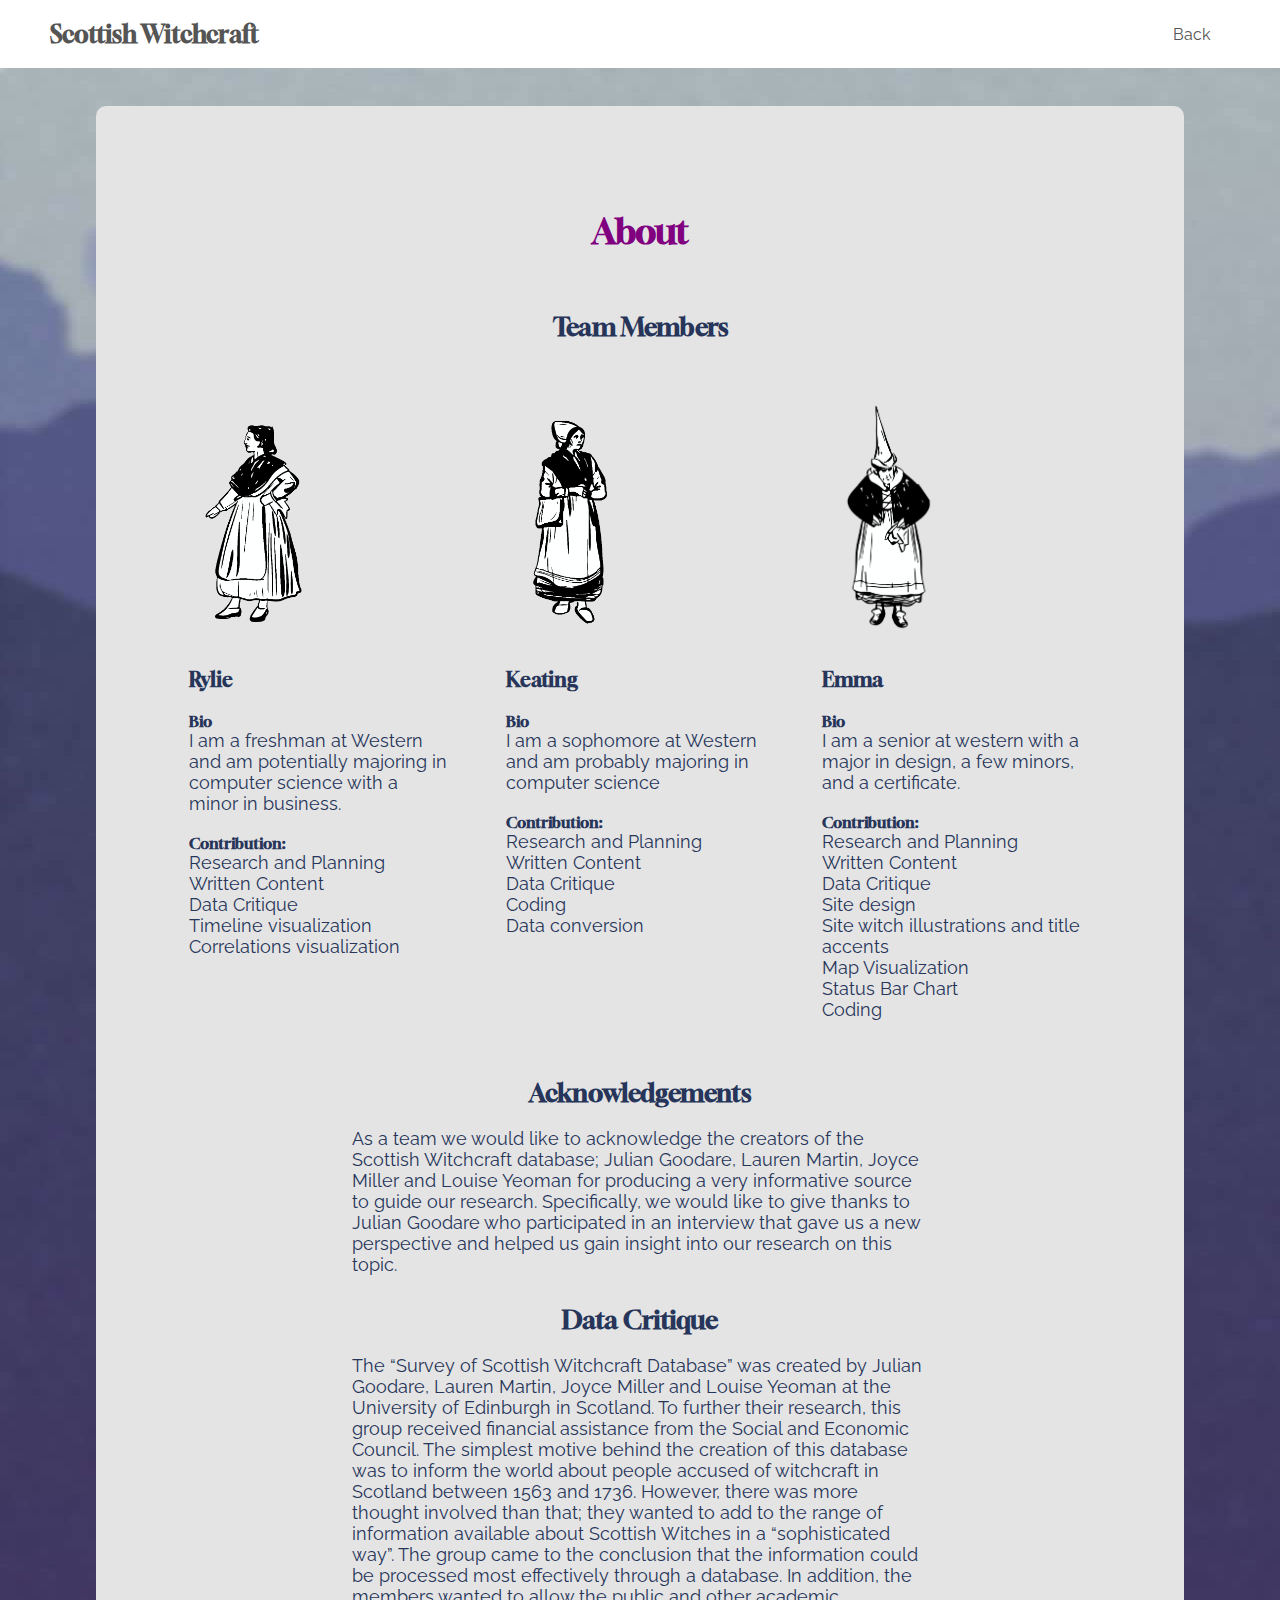
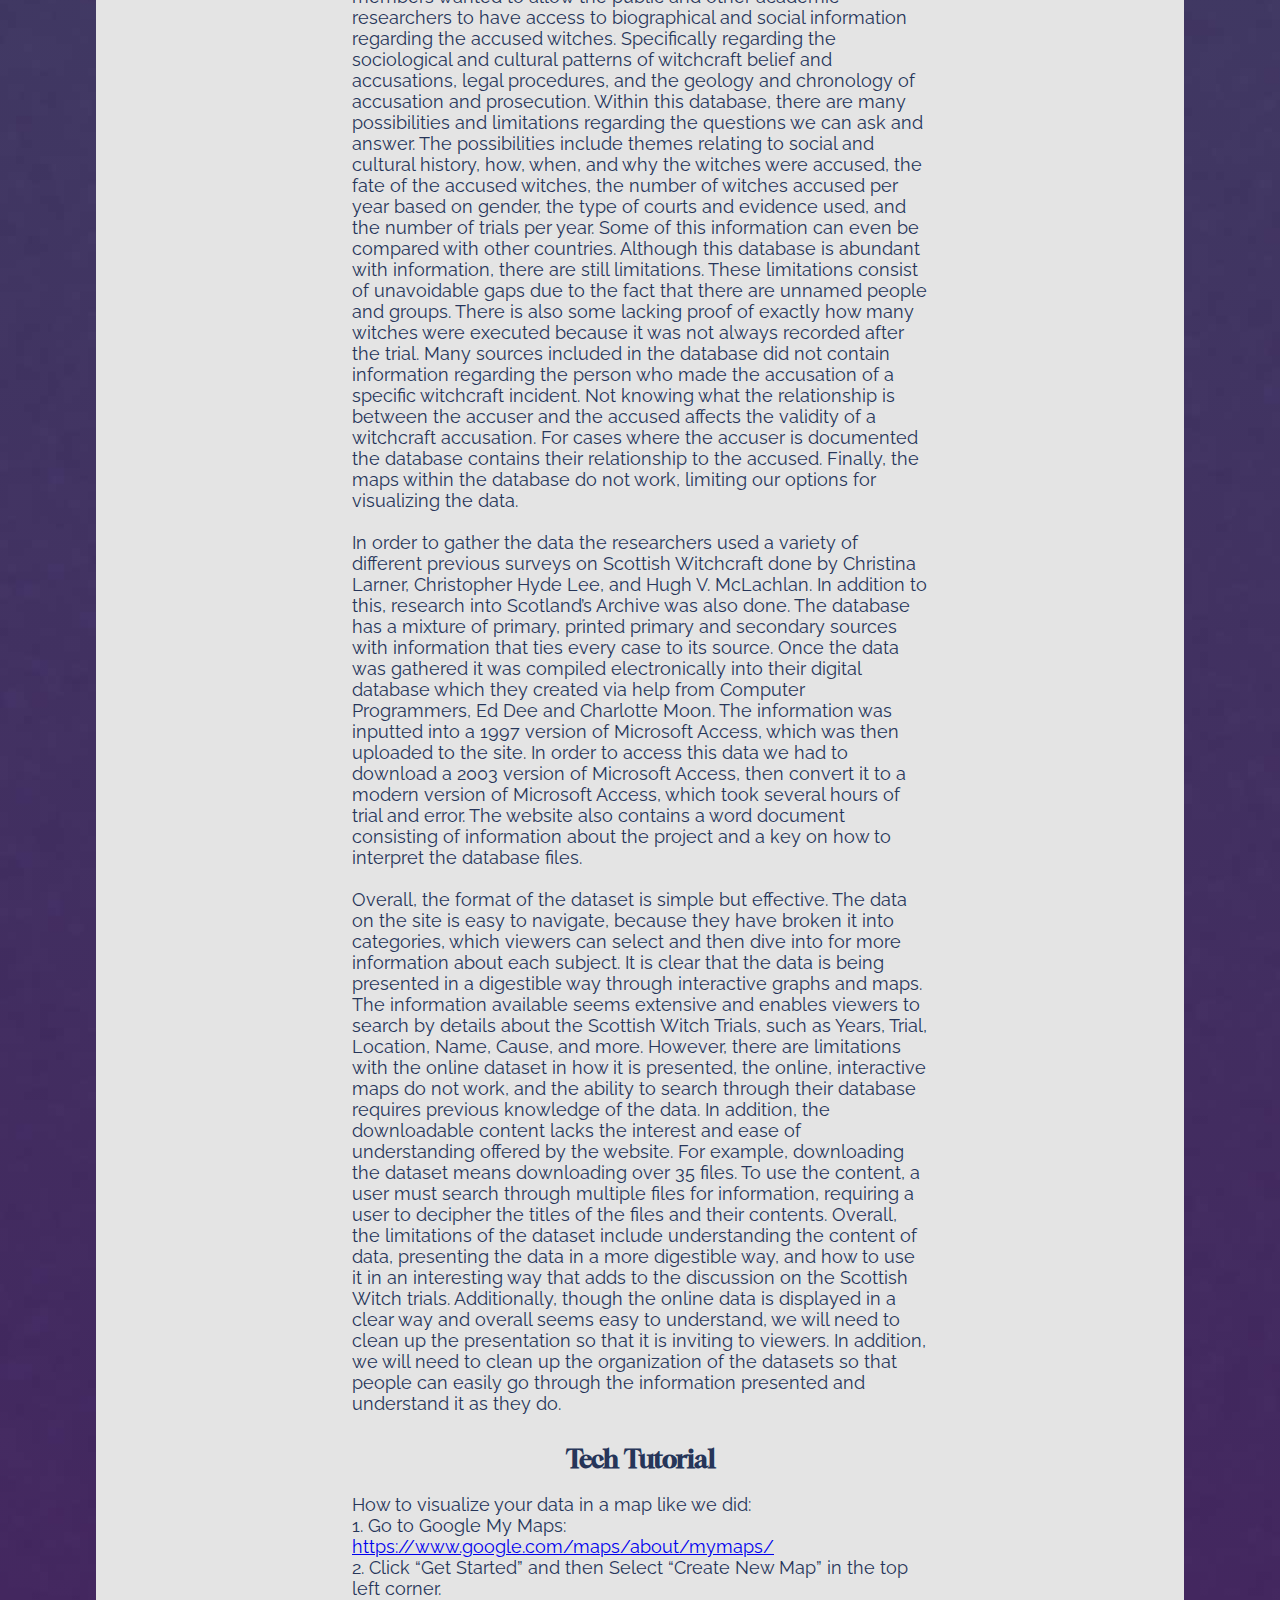
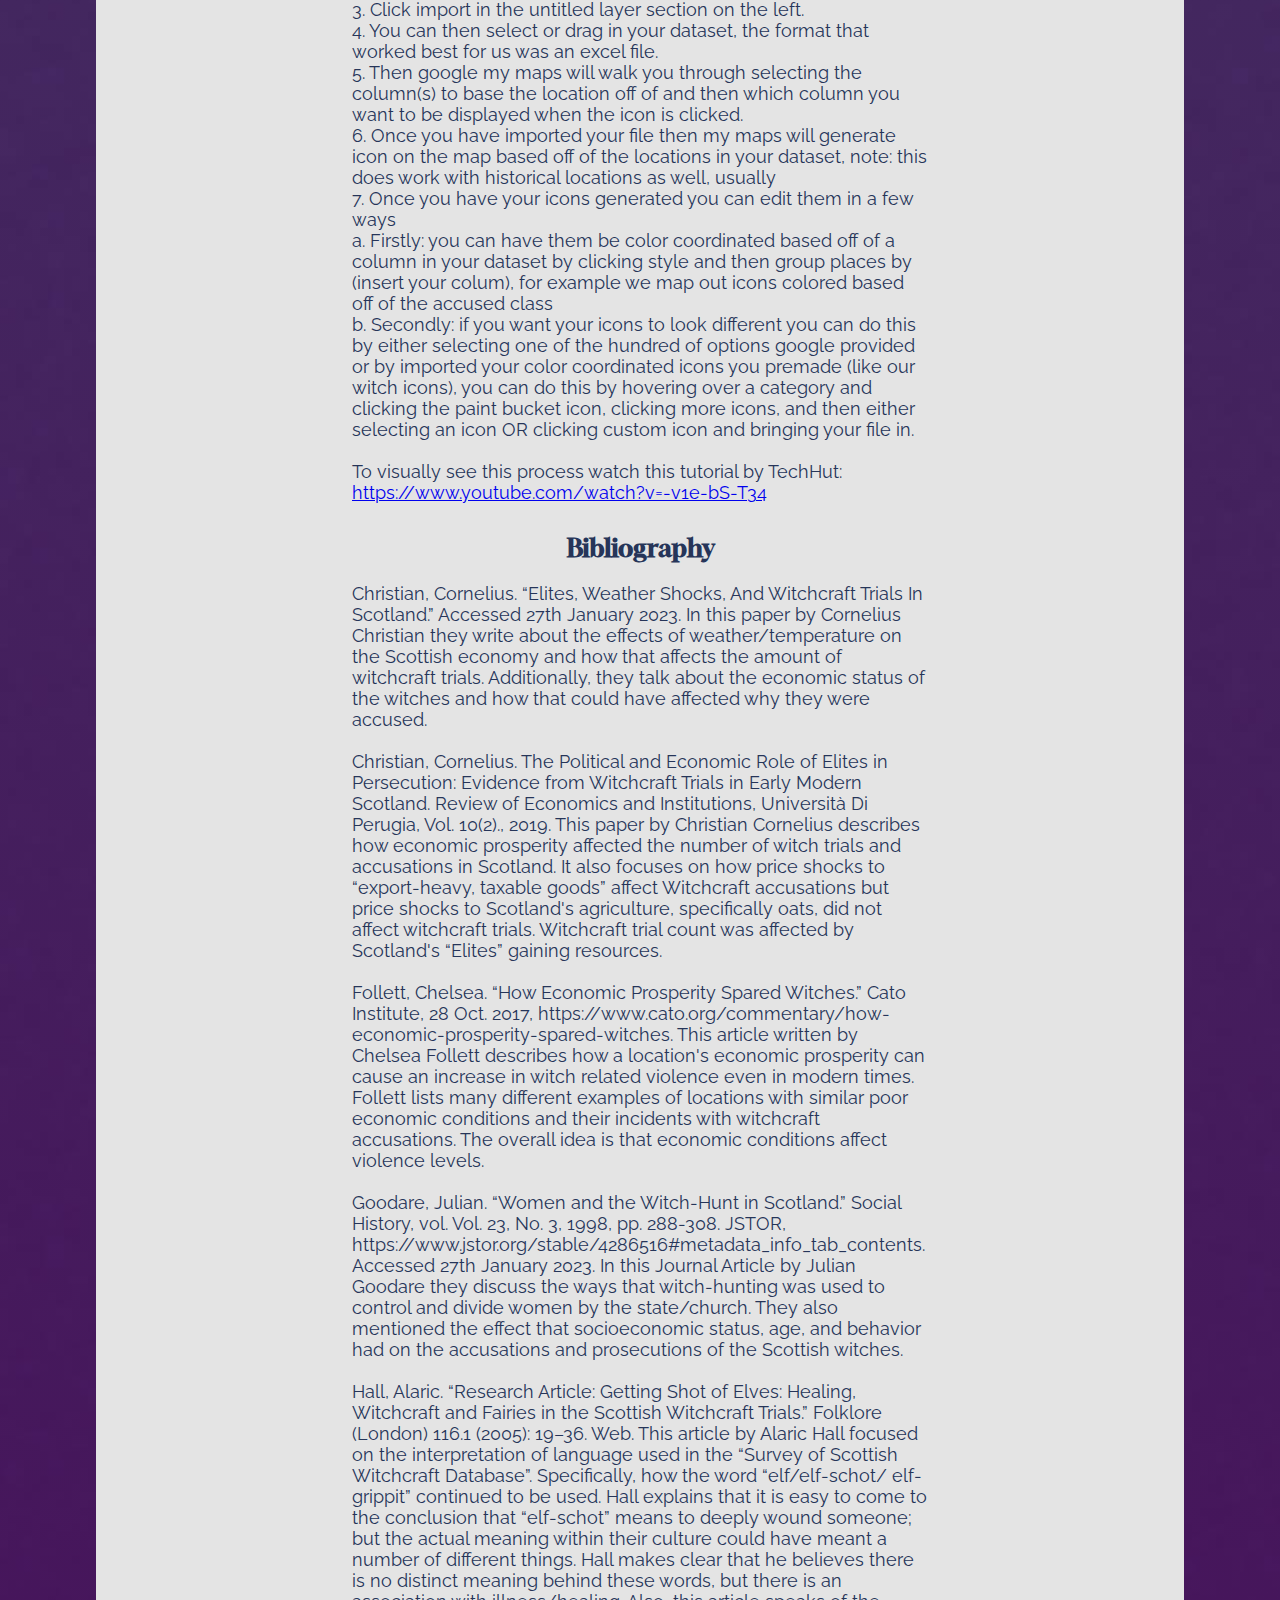
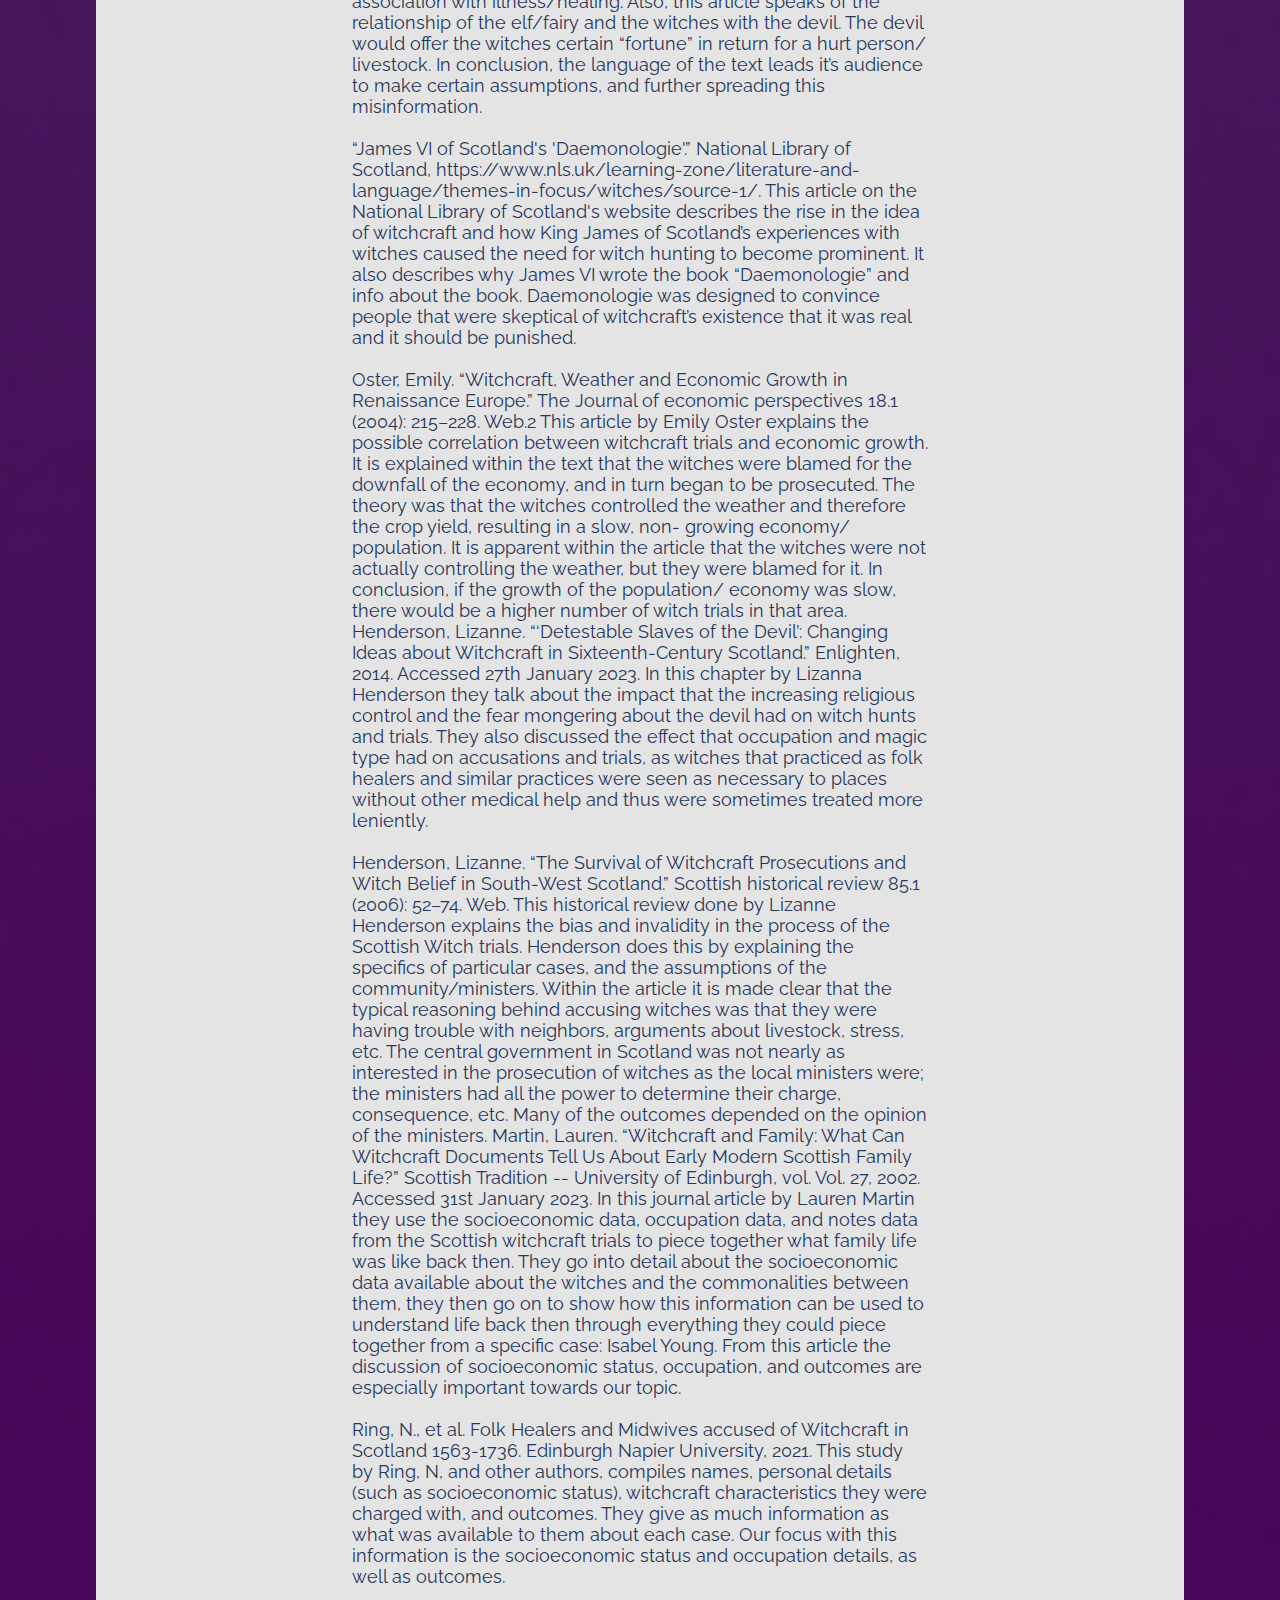
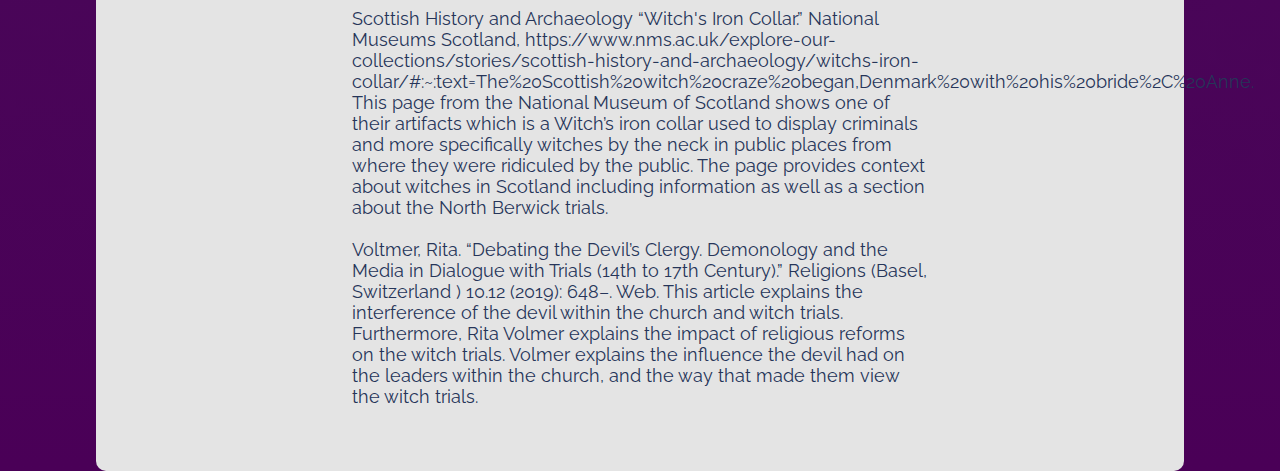
<file: about.html>
<!DOCTYPE html>
<html lang="en">

<head>
    <meta charset="UTF-8">
    <meta http-equiv="X-UA-Compatible" content="IE=edge">
    <meta name="viewport" content="width=device-width, initial-scale=1.0">
    <title>Scottish Witchcraft</title>

    <link rel="stylesheet" href="css/style.css" class="style">
</head>

<body>
    <header>
        <h1 id="nav-title"><a href="index.html">Scottish Witchcraft</a></h1>
        <nav>
            <ul>
                <li><a href="index.html">Back</a></li>
            </ul>
        </nav>
    </header>
    <div id="wrapper">
        <br>
        <br>
        <div id="content">
            <h2>About</h2>
            <h3>Team Members</h3>
            <div class="section">
                <div class="three">
                    <img src="images/witch3.png" alt="">
                    <h4>Rylie</h4>
                    <h5>Bio</h5>
                    <p>I am a freshman at Western and am potentially majoring in computer science with a minor in
                        business.</p>
                    <h5>Contribution:</h5>
                    <p>
                        Research and Planning<br>Written Content<br>Data Critique<br>Timeline
                        visualization<br>Correlations visualization
                    </p>
                </div>
                <div class="three">
                    <img src="images/witch1.png" alt="">
                    <h4>Keating</h4>
                    <h5>Bio</h5>
                    <p>I am a sophomore at Western and am probably majoring in computer science</p>
                    <h5>Contribution:</h5>
                    <p>
                        Research and Planning<br>Written Content<br>Data Critique<br>Coding<br>Data conversion
                    </p>
                </div>
                <div class="three">
                    <img src="images/witch.png" alt="">
                    <h4>Emma</h4>
                    <h5>Bio</h5>
                    <p>I am a senior at western with a major in design, a few minors, and a certificate.</p>
                    <h5>Contribution:</h5>
                    <p>
                        Research and Planning<br>Written Content<br>Data Critique<br>Site design<br>Site witch
                        illustrations and title accents<br>Map Visualization<br>Status Bar Chart<br> Coding
                    </p>
                </div>
            </div>
            <div class="clearfix"></div>
            <h3>Acknowledgements</h3>
            <p class="one">As a team we would like to acknowledge the creators of the Scottish Witchcraft database;
                Julian Goodare, Lauren Martin, Joyce Miller and Louise Yeoman for producing a very informative source to
                guide our research. Specifically, we would like to give thanks to Julian Goodare who participated in an
                interview that gave us a new perspective and helped us gain insight into our research on this topic.
            </p>
            <h3>Data Critique</h3>
            <p class="one">
                The “Survey of Scottish Witchcraft Database” was created by Julian Goodare, Lauren Martin, Joyce Miller
                and Louise Yeoman at the University of Edinburgh in Scotland. To further their research, this group
                received financial assistance from the Social and Economic Council. The simplest motive behind the
                creation of this database was to inform the world about people accused of witchcraft in Scotland between
                1563 and 1736. However, there was more thought involved than that; they wanted to add to the range of
                information available about Scottish Witches in a “sophisticated way”. The group came to the conclusion
                that the information could be processed most effectively through a database. In addition, the members
                wanted to allow the public and other academic researchers to have access to biographical and social
                information regarding the accused witches. Specifically regarding the sociological and cultural patterns
                of witchcraft belief and accusations, legal procedures, and the geology and chronology of accusation and
                prosecution. Within this database, there are many possibilities and limitations regarding the questions
                we can ask and answer. The possibilities include themes relating to social and cultural history, how,
                when, and why the witches were accused, the fate of the accused witches, the number of witches accused
                per year based on gender, the type of courts and evidence used, and the number of trials per year. Some
                of this information can even be compared with other countries. Although this database is abundant with
                information, there are still limitations. These limitations consist of unavoidable gaps due to the fact
                that there are unnamed people and groups. There is also some lacking proof of exactly how many witches
                were executed because it was not always recorded after the trial. Many sources included in the database
                did not contain information regarding the person who made the accusation of a specific witchcraft
                incident. Not knowing what the relationship is between the accuser and the accused affects the validity
                of a witchcraft accusation. For cases where the accuser is documented the database contains their
                relationship to the accused. Finally, the maps within the database do not work, limiting our options for
                visualizing the data.<br><br> In order to gather the data the researchers used a variety of different previous surveys on Scottish
                Witchcraft done by Christina Larner, Christopher Hyde Lee, and Hugh V. McLachlan. In addition to this,
                research into Scotland’s Archive was also done. The database has a mixture of primary, printed primary
                and secondary sources with information that ties every case to its source. Once the data was gathered it
                was compiled electronically into their digital database which they created via help from Computer
                Programmers, Ed Dee and Charlotte Moon. The information was inputted into a 1997 version of Microsoft
                Access, which was then uploaded to the site. In order to access this data we had to download a 2003
                version of Microsoft Access, then convert it to a modern version of Microsoft Access, which took several
                hours of trial and error. The website also contains a word document consisting of information about the
                project and a key on how to interpret the database files. <br><br>Overall, the format of the dataset is simple but effective. The data on the site is easy to navigate,
                because they have broken it into categories, which viewers can select and then dive into for more
                information about each subject. It is clear that the data is being presented in a digestible way through
                interactive graphs and maps. The information available seems extensive and enables viewers to search by
                details about the Scottish Witch Trials, such as Years, Trial, Location, Name, Cause, and more. However,
                there are limitations with the online dataset in how it is presented, the online, interactive maps do
                not work, and the ability to search through their database requires previous knowledge of the data. In
                addition, the downloadable content lacks the interest and ease of understanding offered by the website.
                For example, downloading the dataset means downloading over 35 files. To use the content, a user must
                search through multiple files for information, requiring a user to decipher the titles of the files and
                their contents. Overall, the limitations of the dataset include understanding the content of data,
                presenting the data in a more digestible way, and how to use it in an interesting way that adds to the
                discussion on the Scottish Witch trials. Additionally, though the online data is displayed in a clear
                way and overall seems easy to understand, we will need to clean up the presentation so that it is
                inviting to viewers. In addition, we will need to clean up the organization of the datasets so that
                people can easily go through the information presented and understand it as they do.</p>
            <h3>Tech Tutorial</h3>
            <p class="one">
                How to visualize your data in a map like we did:<br>1. Go to Google My Maps:
                <a href="https://www.google.com/maps/about/mymaps/">https://www.google.com/maps/about/mymaps/</a><br>2.
                Click “Get Started” and then Select “Create New Map” in
                the top left corner.<br>3. Click import in the untitled layer section on the left.<br>4. You can then
                select or drag in your dataset, the format that worked best for us was an excel file.<br>5. Then google
                my maps will walk you through selecting the column(s) to base the location off of and then which column
                you want to be displayed when the icon is clicked.<br>6. Once you have imported your file then my maps
                will generate icon on the map based off of the locations in your dataset, note: this does work with
                historical locations as well, usually<br>7. Once you have your icons generated you can edit them in a
                few ways<br>a. Firstly: you can have them be color coordinated based off of a column in your dataset by
                clicking style and then group places by (insert your colum), for example we map out icons colored based
                off of the accused class<br>b. Secondly: if you want your icons to look different you can do this by
                either selecting one of the hundred of options google provided or by imported your color coordinated
                icons you premade (like our witch icons), you can do this by hovering over a category and clicking the
                paint bucket icon, clicking more icons, and then either selecting an icon OR clicking custom icon and
                bringing your file in.<br><br>To visually see this process watch this tutorial by TechHut:
                <a href="https://www.youtube.com/watch?v=-v1e-bS-T34">https://www.youtube.com/watch?v=-v1e-bS-T34</a>
            </p>
            <h3>Bibliography</h3>
            <p class="one">
                Christian, Cornelius. “Elites, Weather Shocks, And Witchcraft Trials In Scotland.” Accessed 27th January
                2023.
                In this paper by Cornelius Christian they write about the effects of weather/temperature on the Scottish
                economy and how that affects the amount of witchcraft trials. Additionally, they talk about the economic
                status of the witches and how that could have affected why they were accused.
                <br><br>
                Christian, Cornelius. The Political and Economic Role of Elites in Persecution: Evidence from Witchcraft
                Trials in Early Modern Scotland. Review of Economics and Institutions, Università Di Perugia, Vol.
                10(2)., 2019.
                This paper by Christian Cornelius describes how economic prosperity affected the number of witch trials
                and accusations in Scotland. It also focuses on how price shocks to “export-heavy, taxable goods” affect
                Witchcraft accusations but price shocks to Scotland's agriculture, specifically oats, did not affect
                witchcraft trials. Witchcraft trial count was affected by Scotland's “Elites” gaining resources.
                <br><br>
                Follett, Chelsea. “How Economic Prosperity Spared Witches.” Cato Institute, 28 Oct. 2017,
                https://www.cato.org/commentary/how-economic-prosperity-spared-witches.
                This article written by Chelsea Follett describes how a location's economic prosperity can cause an
                increase in witch related violence even in modern times. Follett lists many different examples of
                locations with similar poor economic conditions and their incidents with witchcraft accusations. The
                overall idea is that economic conditions affect violence levels.
                <br><br>
                Goodare, Julian. “Women and the Witch-Hunt in Scotland.” Social History, vol. Vol. 23, No. 3, 1998, pp.
                288-308. JSTOR, https://www.jstor.org/stable/4286516#metadata_info_tab_contents. Accessed 27th January
                2023.
                In this Journal Article by Julian Goodare they discuss the ways that witch-hunting was used to control
                and divide women by the state/church. They also mentioned the effect that socioeconomic status, age, and
                behavior had on the accusations and prosecutions of the Scottish witches.
                <br><br>
                Hall, Alaric. “Research Article: Getting Shot of Elves: Healing, Witchcraft and Fairies in the Scottish
                Witchcraft Trials.” Folklore (London) 116.1 (2005): 19–36. Web.
                This article by Alaric Hall focused on the interpretation of language used in the “Survey of Scottish
                Witchcraft Database”. Specifically, how the word “elf/elf-schot/ elf-grippit” continued to be used. Hall
                explains that it is easy to come to the conclusion that “elf-schot” means to deeply wound someone; but
                the actual meaning within their culture could have meant a number of different things. Hall makes clear
                that he believes there is no distinct meaning behind these words, but there is an association with
                illness/healing. Also, this article speaks of the relationship of the elf/fairy and the witches with the
                devil. The devil would offer the witches certain “fortune” in return for a hurt person/ livestock. In
                conclusion, the language of the text leads it’s audience to make certain assumptions, and further
                spreading this misinformation.
                <br><br>
                “James VI of Scotland's 'Daemonologie'.” National Library of Scotland,
                https://www.nls.uk/learning-zone/literature-and-language/themes-in-focus/witches/source-1/.
                This article on the National Library of Scotland's website describes the rise in the idea of witchcraft
                and how King James of Scotland’s experiences with witches caused the need for witch hunting to become
                prominent. It also describes why James VI wrote the book “Daemonologie” and info about the book.
                Daemonologie was designed to convince people that were skeptical of witchcraft’s existence that it was
                real and it should be punished.
                <br><br>
                Oster, Emily. “Witchcraft, Weather and Economic Growth in Renaissance Europe.” The Journal of economic
                perspectives 18.1 (2004): 215–228. Web.2
                This article by Emily Oster explains the possible correlation between witchcraft trials and economic
                growth. It is explained within the text that the witches were blamed for the downfall of the economy,
                and in turn began to be prosecuted. The theory was that the witches controlled the weather and therefore
                the crop yield, resulting in a slow, non- growing economy/ population. It is apparent within the article
                that the witches were not actually controlling the weather, but they were blamed for it. In conclusion,
                if the growth of the population/ economy was slow, there would be a higher number of witch trials in
                that area.
                Henderson, Lizanne. “‘Detestable Slaves of the Devil’: Changing Ideas about Witchcraft in
                Sixteenth-Century Scotland.” Enlighten, 2014. Accessed 27th January 2023.
                In this chapter by Lizanna Henderson they talk about the impact that the increasing religious control
                and the fear mongering about the devil had on witch hunts and trials. They also discussed the effect
                that occupation and magic type had on accusations and trials, as witches that practiced as folk healers
                and similar practices were seen as necessary to places without other medical help and thus were
                sometimes treated more leniently.
                <br><br>
                Henderson, Lizanne. “The Survival of Witchcraft Prosecutions and Witch Belief in South-West Scotland.”
                Scottish historical review 85.1 (2006): 52–74. Web.
                This historical review done by Lizanne Henderson explains the bias and invalidity in the process of the
                Scottish Witch trials. Henderson does this by explaining the specifics of particular cases, and the
                assumptions of the community/ministers. Within the article it is made clear that the typical reasoning
                behind accusing witches was that they were having trouble with neighbors, arguments about livestock,
                stress, etc. The central government in Scotland was not nearly as interested in the prosecution of
                witches as the local ministers were; the ministers had all the power to determine their charge,
                consequence, etc. Many of the outcomes depended on the opinion of the ministers.
                Martin, Lauren. “Witchcraft and Family: What Can Witchcraft Documents Tell Us About Early Modern
                Scottish Family Life?” Scottish Tradition -- University of Edinburgh, vol. Vol. 27, 2002. Accessed 31st
                January 2023.
                In this journal article by Lauren Martin they use the socioeconomic data, occupation data, and notes
                data from the Scottish witchcraft trials to piece together what family life was like back then. They go
                into detail about the socioeconomic data available about the witches and the commonalities between them,
                they then go on to show how this information can be used to understand life back then through everything
                they could piece together from a specific case: Isabel Young. From this article the discussion of
                socioeconomic status, occupation, and outcomes are especially important towards our topic.
                <br><br>
                Ring, N., et al. Folk Healers and Midwives accused of Witchcraft in Scotland 1563-1736. Edinburgh Napier
                University, 2021.
                This study by Ring, N, and other authors, compiles names, personal details (such as socioeconomic
                status), witchcraft characteristics they were charged with, and outcomes. They give as much information
                as what was available to them about each case. Our focus with this information is the socioeconomic
                status and occupation details, as well as outcomes.
                <br><br>
                Scottish History and Archaeology “Witch's Iron Collar.” National Museums Scotland,
                https://www.nms.ac.uk/explore-our-collections/stories/scottish-history-and-archaeology/witchs-iron-collar/#:~:text=The%20Scottish%20witch%20craze%20began,Denmark%20with%20his%20bride%2C%20Anne.
                This page from the National Museum of Scotland shows one of their artifacts which is a Witch’s iron
                collar used to display criminals and more specifically witches by the neck in public places from where
                they were ridiculed by the public. The page provides context about witches in Scotland including
                information as well as a section about the North Berwick trials.
                <br><br>
                Voltmer, Rita. “Debating the Devil’s Clergy. Demonology and the Media in Dialogue with Trials (14th to
                17th Century).” Religions (Basel, Switzerland ) 10.12 (2019): 648–. Web.
                This article explains the interference of the devil within the church and witch trials. Furthermore,
                Rita Volmer explains the impact of religious reforms on the witch trials. Volmer explains the influence
                the devil had on the leaders within the church, and the way that made them view the witch trials.

            </p>
        </div>
    </div>
</body>

</html>
</file>
<file: css/style.css>
@import url('https://fonts.googleapis.com/css2?family=Gloock&family=Raleway:ital,wght@0,400;0,600;0,700;1,400&display=swap');

.clearfix {
    clear: both;
}

/* Global */
* {
    margin: 0;
    padding: 0;
}

img {
    width: 100%;
}

/* Fonts */
p{
    font-family: 'Raleway', sans-serif;
    font-size: 1.15em;
    text-align: left;
    color: #263559;
}
h1 {
    font-size: 50px;
    font-family: 'Gloock', serif;
    text-align: center;

}
h2 {
    font-size: 35px;
    font-family: 'Gloock', serif;
    color: purple;
    text-align: center;
    padding-bottom: 30px;
    padding-top: 40px;

}
h3 {
    font-size: 25px;
    font-family: 'Gloock', serif;
    text-align: center;
    color: #263559;
    padding-top: 30px;
    
}

h4 {
    font-size: 20px;
    font-family: 'Gloock', serif;
    text-align: left;
    color: #263559;
    padding-top: 30px;
    
}

h5 {
    font-size: 15px;
    font-family: 'Gloock', serif;
    padding-top: 20px;
}

body {
    font-family: 'Raleway', sans-serif;
    text-align: left;
    color: #263559;
}


/* Wrapper */

#wrapper {
    background-image: linear-gradient(rgba(137, 137, 137, 0.2), rgb(74, 0, 87)), url(../images/background-long.jpg);
    background-position: cover;
    background-repeat: no-repeat;
}

/* Content */
#content {
    border-radius: 10px;
    width: 75%;
    margin-left: auto;
    margin-right: auto;
    background-color: rgb(228, 228, 228);
    padding: 5%;
}

/* Header / Nav */
header {
    display: flex;
    justify-content: flex-end;
    align-items: center;
    padding: 20px 50px;
    box-shadow: 0 1px 8px #ddd;
}

#nav-title {
    margin-right: auto;
    font-size: 1.5em;
}

header li {
    list-style: none;
    display: inline-block;
    padding: 0 20px;
}

header a {
    text-decoration: none;
    color: #555;
    transition: all 0.3s ease 0s;
}

nav a:hover {
    color: #b2dfdb;
}

/* Title */

#title {
    width: 50%;
    padding: 5%;
    margin-left: auto;
    margin-right: auto;
}

/* Section Titles */
.header {
    margin-left: auto;
    margin-right: auto;
    text-align: center;
    margin-left: 30%;

}

.header img {
    width: 90px;
    float: left;
    padding-top: 6%;
}

.header h2 {
    width: 280px;
    float: left;
}

.header2 {
    margin-left: auto;
    margin-right: auto;
    text-align: center;
    margin-left: 30%;

}

.header2 img {
    width: 60px;
    float: left;
    padding-top: 2%;
}

.header2 h2 {
    width: 280px;
    float: left;
}

.header3 {
    margin-left: auto;
    margin-right: auto;
    text-align: center;
    margin-left: 34%;

}

.header3 img {
    width: 80px;
    float: left;
    padding-top: 4%;
}

.header3 h2 {
    width: 220px;
    float: left;
}

.header4 {
    margin-left: auto;
    margin-right: auto;
    text-align: center;
    margin-left: 30%;

}

.header4 img {
    width: 60px;
    float: left;
    padding-top: 4%;
}

.header4 h2 {
    width: 280px;
    float: left;
}




/* Paragraph Styling */

/* One paragraph */
.one {
    width: 60%;
    margin-left: auto;
    margin-right: auto;
    padding-top: 20px;
}
.one2 {
    width: 60%;
    margin-left: auto;
    margin-right: auto;
    padding-top: 10px;
}

.one3 {
    width: 60%;
    margin-left: auto;
    margin-right: auto;
    padding-bottom: 80px;
}

/* next to an image*/
.left1 {
    float: left;
    width: 20%;
    padding-top: 5%;

}

.right {
    float: right;
    width: 60%;
    padding-top: 20px;
    padding-right: 10%;

}

.right1 {
    float: right;
    width: 20%;
    padding-top: 5%;

}

.right2 {
    float: right;
    width: 15%;

}

.left {
    float: left;
    width: 60%;
    padding-top: 20px;
    padding-left: 10%;

}

.left2 {
    float: left;
    width: 15%;
    padding-top: 3%;
    padding-left: 3%;

}

.left3 {
    float: left;
    width: 60%;
    padding-top: 20px;
    padding-left: 10%;

}

.section {
    padding-top: 3%;
}

.section2 {
    padding-bottom:5%;
}

/* Intro */

#intro h2 {
    padding-top: 60px;
}

/* Example */
#examples {
    padding-top: 5%;
}

.three {
    width: 27%;
    float: left;
    padding: 3%;
}

.three img {
    width: 40%;
    padding-left: 5%;
    padding-right: 5%;
}

/* Witches */

/* Structure */
#structure {
    width: 100%;
    padding-top: 5%;
    padding-bottom: 5%;

}

/* Maps */

.key {
    width: 245px;
    float: left;
}

.mapv {
    margin-left: 100px;
    float: right;
}
</file>
